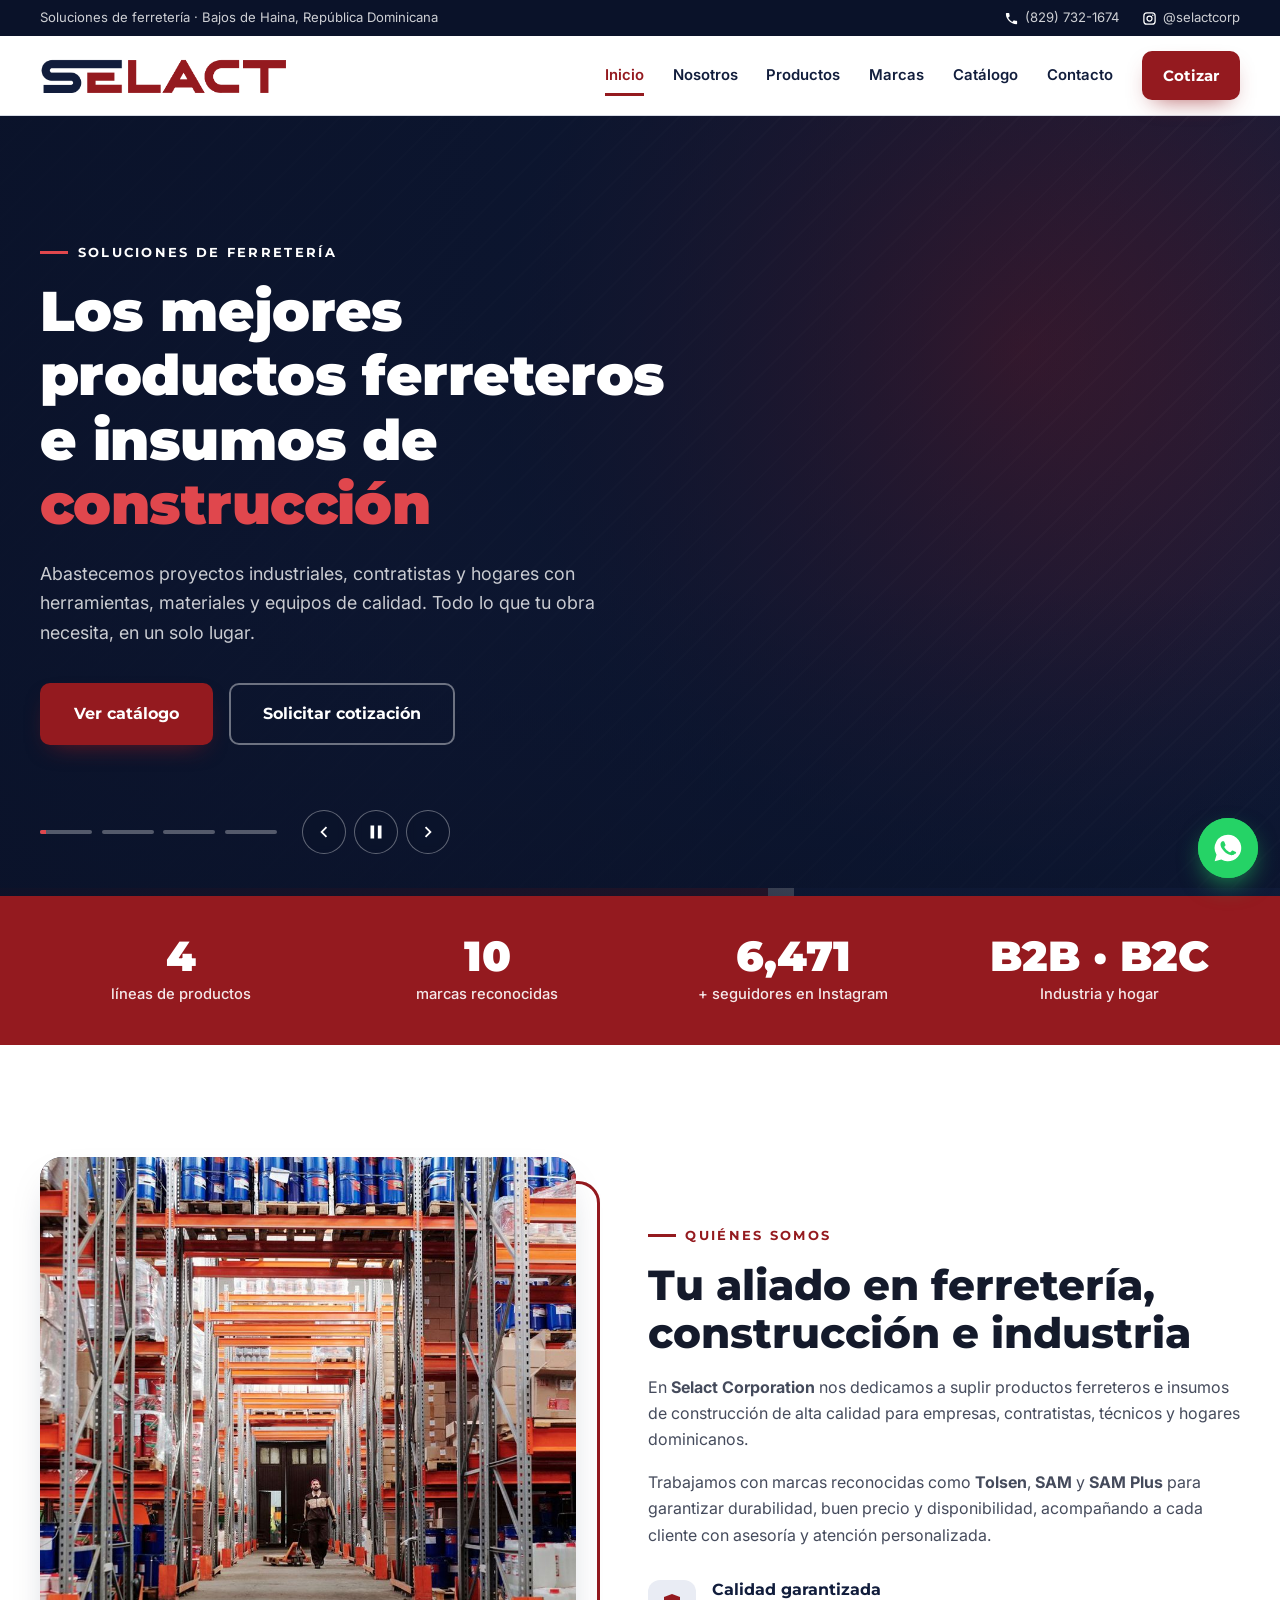
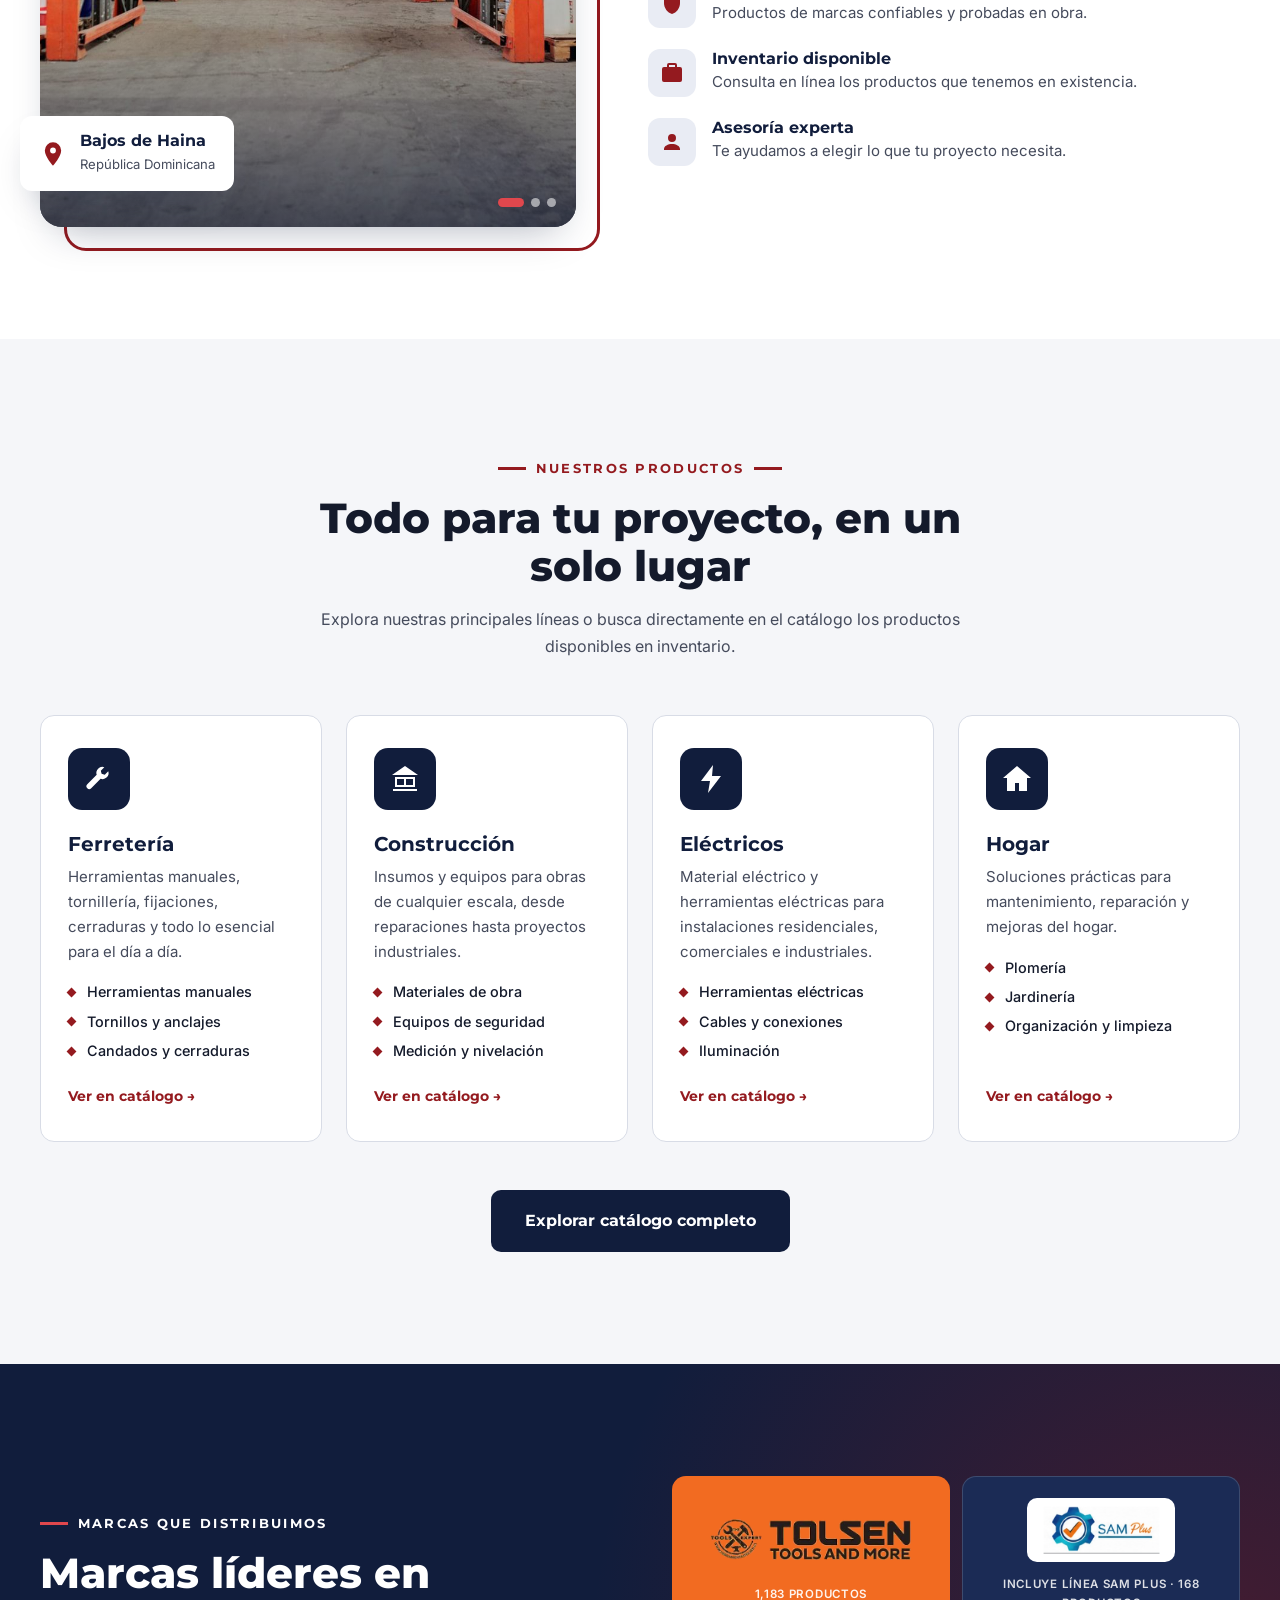
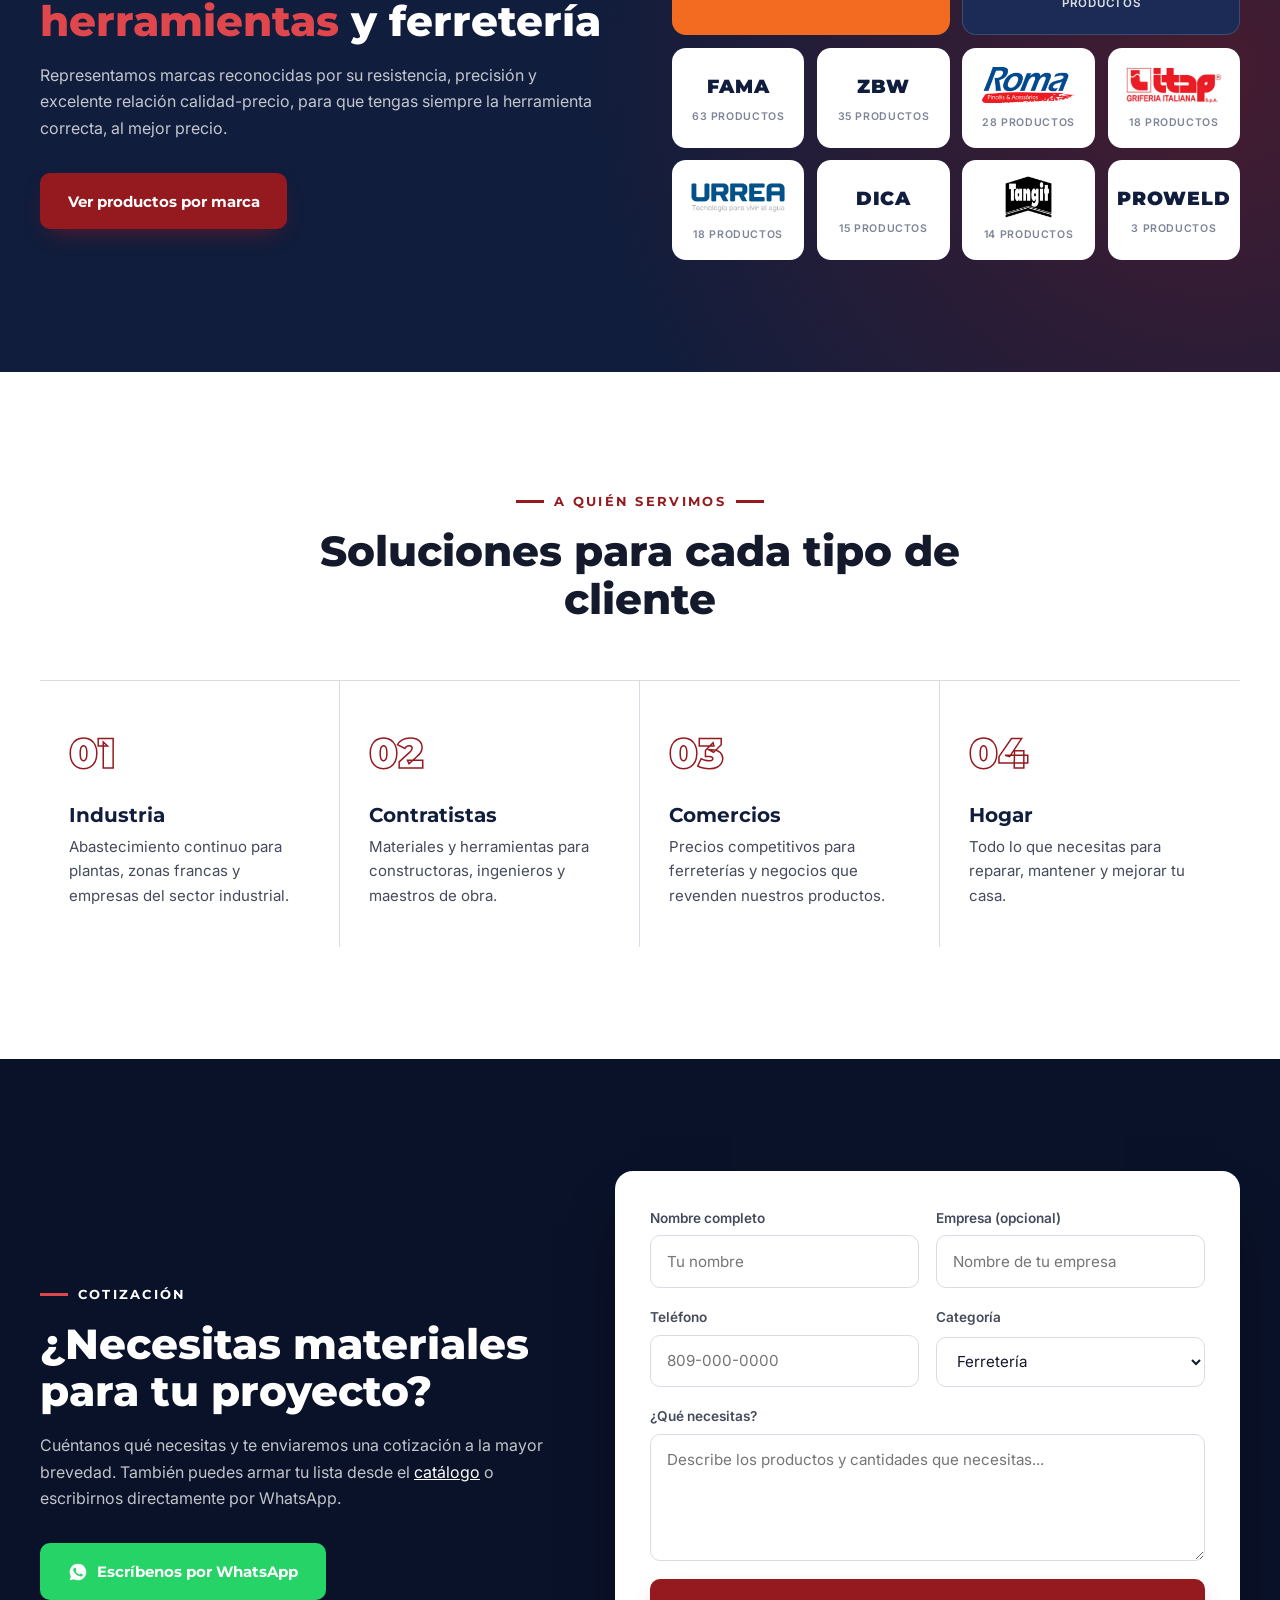
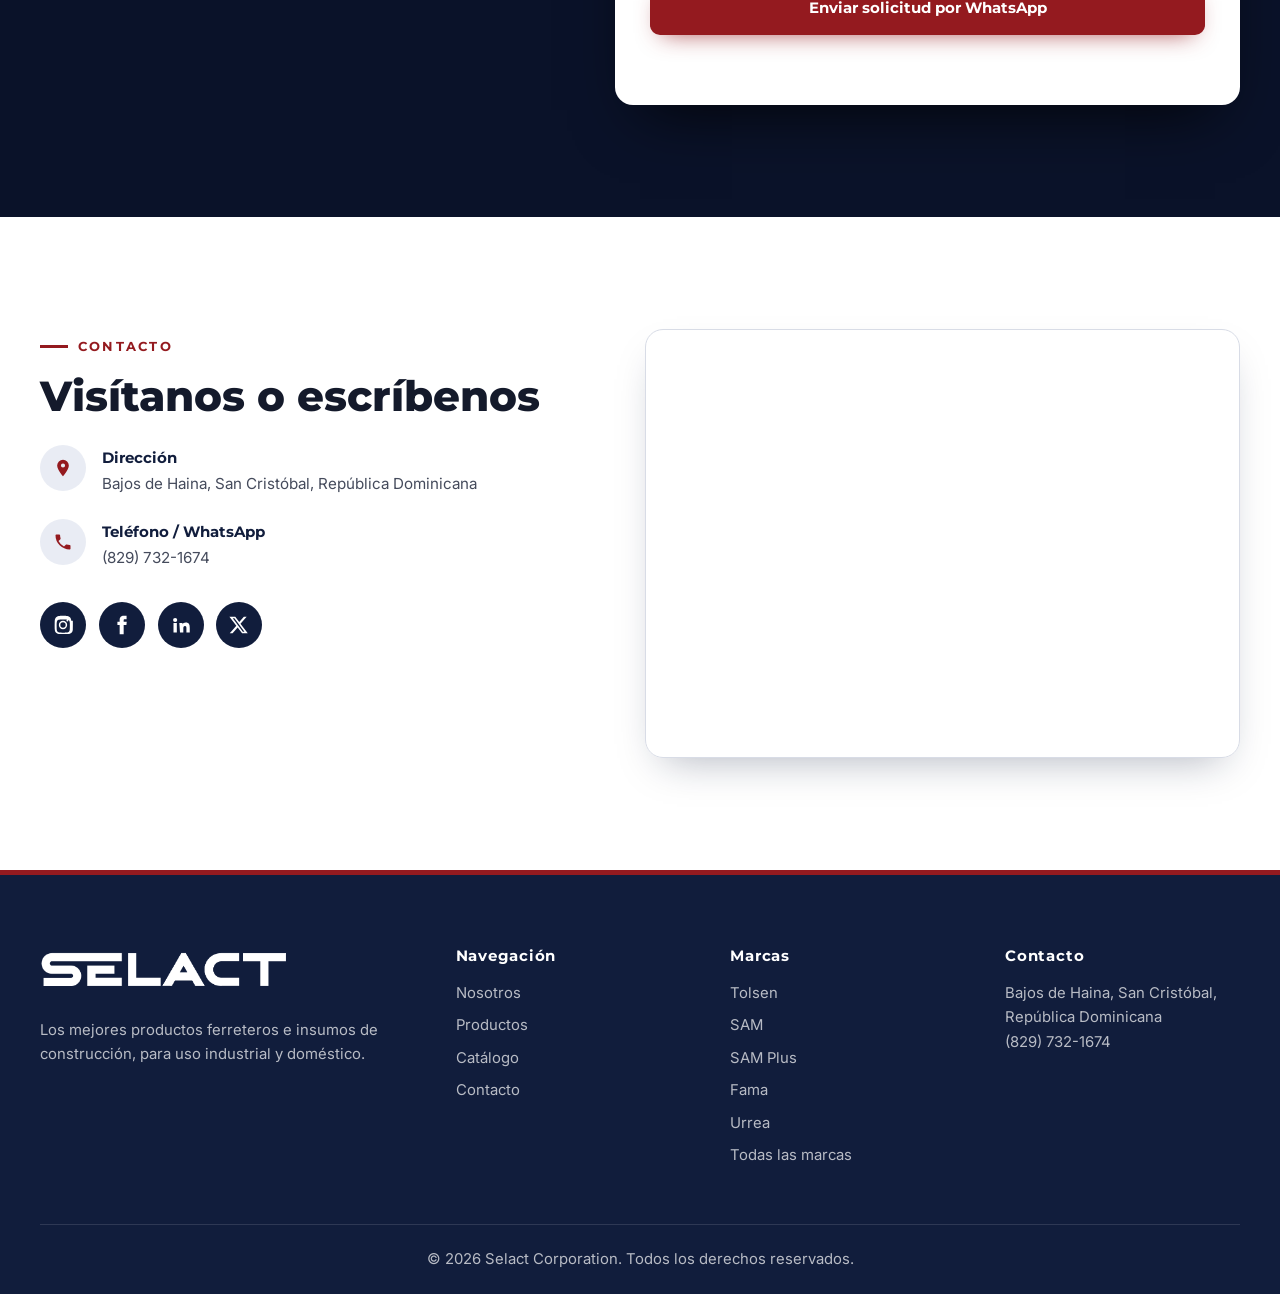
<file: index.html>
<!DOCTYPE html>
<html lang="es">
<head>
  <meta charset="UTF-8">
  <meta name="viewport" content="width=device-width, initial-scale=1.0">
  <title>Selact Corporation | Soluciones de Ferretería en República Dominicana</title>
  <meta name="description" content="Selact Corporation: los mejores productos ferreteros e insumos de construcción para uso industrial y doméstico. Distribuidores Tolsen, SAM y SAM Plus en Bajos de Haina, República Dominicana.">
  <meta name="theme-color" content="#111D3C">
  <link rel="icon" href="assets/img/logo-selact.png">
  <link rel="preconnect" href="https://fonts.googleapis.com">
  <link rel="preconnect" href="https://fonts.gstatic.com" crossorigin>
  <link href="https://fonts.googleapis.com/css2?family=Montserrat:wght@500;600;700;800;900&family=Inter:wght@400;500;600&display=swap" rel="stylesheet">
  <link rel="stylesheet" href="css/styles.css">
</head>
<body>

  <!-- ============ TOPBAR ============ -->
  <div class="topbar">
    <div class="container topbar__inner">
      <span>Soluciones de ferretería · Bajos de Haina, República Dominicana</span>
      <div class="topbar__right">
        <a href="#" class="js-whatsapp" target="_blank" rel="noopener"><svg viewBox="0 0 24 24"><path d="M6.6 10.8a15 15 0 0 0 6.6 6.6l2.2-2.2c.3-.3.7-.4 1-.2 1.1.4 2.3.6 3.6.6.6 0 1 .4 1 1V20c0 .6-.4 1-1 1A17 17 0 0 1 3 4c0-.6.4-1 1-1h3.5c.6 0 1 .4 1 1 0 1.3.2 2.5.6 3.6.1.3 0 .7-.2 1z"/></svg><span class="js-phone-text">(829) 732-1674</span></a>
        <a href="https://www.instagram.com/selactcorp/" target="_blank" rel="noopener"><svg viewBox="0 0 24 24"><path fill-rule="evenodd" d="M7.8 2h8.4A5.8 5.8 0 0 1 22 7.8v8.4a5.8 5.8 0 0 1-5.8 5.8H7.8A5.8 5.8 0 0 1 2 16.2V7.8A5.8 5.8 0 0 1 7.8 2zm0 2A3.8 3.8 0 0 0 4 7.8v8.4A3.8 3.8 0 0 0 7.8 20h8.4a3.8 3.8 0 0 0 3.8-3.8V7.8A3.8 3.8 0 0 0 16.2 4zM12 7a5 5 0 1 1 0 10 5 5 0 0 1 0-10zm0 2a3 3 0 1 0 0 6 3 3 0 0 0 0-6zm5.3-3.5a1.2 1.2 0 1 1 0 2.4 1.2 1.2 0 0 1 0-2.4z"/></svg>@selactcorp</a>
      </div>
    </div>
  </div>

  <!-- ============ HEADER ============ -->
  <header class="header" id="header">
    <div class="container header__inner">
      <a href="#inicio" class="logo" aria-label="Selact Corporation - Inicio">
        <img src="assets/img/logo-selact.png" alt="Selact Corporation" width="801" height="142">
      </a>

      <nav class="nav" id="nav">
        <a href="#inicio" class="nav__link">Inicio</a>
        <a href="#nosotros" class="nav__link">Nosotros</a>
        <a href="#productos" class="nav__link">Productos</a>
        <a href="#marcas" class="nav__link">Marcas</a>
        <a href="catalogo.html" class="nav__link">Catálogo</a>
        <a href="#contacto" class="nav__link">Contacto</a>
        <a href="#cotizar" class="btn btn--red nav__cta">Cotizar</a>
      </nav>

      <button class="nav-toggle" id="navToggle" aria-label="Abrir menú" aria-expanded="false">
        <span></span><span></span><span></span>
      </button>
    </div>
  </header>

  <main>
    <!-- ============ HERO ============ -->
    <!-- Carrusel principal. Los archivos van en assets/media (ver LEEME.txt).
         Si un archivo no existe, esa diapositiva usa el fondo azul de la marca. -->
    <section class="hero hero-slider" id="inicio" aria-roledescription="carrusel" aria-label="Presentación">
      <div class="hero__bg" aria-hidden="true"></div>

      <!-- 1. Video -->
      <div class="slide is-active" data-duration="15000" role="group" aria-roledescription="diapositiva" aria-label="1 de 4">
        <video class="slide__media" muted playsinline preload="auto" poster="assets/media/hero-video-poster.jpg">
          <source src="assets/media/hero-video.mp4" type="video/mp4">
        </video>
        <div class="container slide__inner">
          <div class="slide__content">
            <span class="eyebrow">Soluciones de ferretería</span>
            <h1>Los mejores productos ferreteros e insumos de <span class="accent">construcción</span></h1>
            <p class="hero__lead">Abastecemos proyectos industriales, contratistas y hogares con herramientas, materiales y equipos de calidad. Todo lo que tu obra necesita, en un solo lugar.</p>
            <div class="hero__actions">
              <a href="catalogo.html" class="btn btn--red btn--lg">Ver catálogo</a>
              <a href="#cotizar" class="btn btn--outline btn--lg">Solicitar cotización</a>
            </div>
          </div>
        </div>
      </div>

      <!-- 2. Tolsen -->
      <div class="slide" role="group" aria-roledescription="diapositiva" aria-label="2 de 4">
        <img class="slide__media" src="assets/media/hero-2.jpg" alt="" loading="lazy" style="object-position: 58% center"><!-- Imagen: tolsentools.com -->
        <div class="container slide__inner">
          <div class="slide__content">
            <span class="eyebrow">Distribuidores Tolsen</span>
            <h2 class="slide__title">Más de 1,000 herramientas <span class="accent accent--tolsen">Tolsen</span> en existencia</h2>
            <p class="hero__lead">Herramientas manuales, eléctricas y accesorios con la calidad y garantía de una marca profesional.</p>
            <div class="hero__actions">
              <a href="catalogo.html?marca=TOLSEN" class="btn btn--tolsen btn--lg">Ver productos Tolsen</a>
            </div>
          </div>
        </div>
      </div>

      <!-- 3. Catálogo -->
      <div class="slide" role="group" aria-roledescription="diapositiva" aria-label="3 de 4">
        <img class="slide__media" src="assets/media/hero-3.jpg" alt="" loading="lazy">
        <div class="container slide__inner">
          <div class="slide__content">
            <span class="eyebrow">Catálogo en línea</span>
            <h2 class="slide__title">Consulta lo que tenemos <span class="accent">disponible hoy</span></h2>
            <p class="hero__lead">Ferretería, plomería, eléctricos, cerrajería y hogar. Busca por nombre o código y arma tu lista de cotización.</p>
            <div class="hero__actions">
              <a href="catalogo.html" class="btn btn--red btn--lg">Explorar catálogo</a>
            </div>
          </div>
        </div>
      </div>

      <!-- 4. Cotización -->
      <div class="slide" role="group" aria-roledescription="diapositiva" aria-label="4 de 4">
        <img class="slide__media" src="assets/media/hero-4.jpg" alt="" loading="lazy">
        <div class="container slide__inner">
          <div class="slide__content">
            <span class="eyebrow">Atención personalizada</span>
            <h2 class="slide__title">Cotiza rápido por <span class="accent">WhatsApp</span></h2>
            <p class="hero__lead">Para industrias, contratistas, ferreterías y hogares. Te respondemos con precios y disponibilidad.</p>
            <div class="hero__actions">
              <a href="#cotizar" class="btn btn--red btn--lg">Solicitar cotización</a>
              <a href="#" class="btn btn--outline btn--lg js-whatsapp" target="_blank" rel="noopener">Escribir por WhatsApp</a>
            </div>
          </div>
        </div>
      </div>

      <div class="container hero-slider__controls">
        <div class="hero-slider__dots" role="tablist" aria-label="Elegir diapositiva"></div>
        <div class="hero-slider__arrows">
          <button type="button" class="hero-slider__btn" data-dir="-1" aria-label="Anterior"><svg viewBox="0 0 24 24"><path d="M15.4 7.4 14 6l-6 6 6 6 1.4-1.4L10.8 12z"/></svg></button>
          <button type="button" class="hero-slider__btn hero-slider__pause" aria-label="Pausar"><svg viewBox="0 0 24 24"><path class="i-pause" d="M6 5h4v14H6zm8 0h4v14h-4z"/><path class="i-play" d="M8 5v14l11-7z"/></svg></button>
          <button type="button" class="hero-slider__btn" data-dir="1" aria-label="Siguiente"><svg viewBox="0 0 24 24"><path d="M8.6 16.6 10 18l6-6-6-6-1.4 1.4 4.6 4.6z"/></svg></button>
        </div>
      </div>
    </section>

    <!-- ============ STATS ============ -->
    <section class="stats">
      <div class="container stats__grid">
        <div class="stat reveal"><strong data-catalog-total>4</strong><span data-catalog-label>líneas de productos</span></div>
        <div class="stat reveal"><strong data-count="10" data-brand-total>10</strong><span>marcas reconocidas</span></div>
        <div class="stat reveal"><strong data-count="6600">0</strong><span>+ seguidores en Instagram</span></div>
        <div class="stat reveal"><strong>B2B · B2C</strong><span>Industria y hogar</span></div>
      </div>
    </section>

    <!-- ============ NOSOTROS ============ -->
    <section class="section about" id="nosotros">
      <div class="container about__grid">
        <div class="about__media reveal">
          <div class="photo photo--slides" id="aboutSlides">
            <img class="is-active" src="assets/img/fotos/nosotros-almacen.jpg" alt="Almacén con inventario de productos ferreteros">
            <img src="assets/img/fotos/nosotros-obra.jpg" alt="Trabajador de la construcción usando un taladro" loading="lazy">
            <img src="assets/img/fotos/nosotros-taller.jpg" alt="Panel de herramientas organizadas en un taller" loading="lazy">
            <div class="photo__fallback"><div><img src="assets/img/logo-selact.png" alt="">Fotos: assets/img/fotos/</div></div>
            <div class="about__dots" aria-label="Cambiar foto"></div>
          </div>
          <div class="about__tag">
            <svg viewBox="0 0 24 24"><path d="M12 2a7 7 0 0 0-7 7c0 5.3 7 13 7 13s7-7.7 7-13a7 7 0 0 0-7-7zm0 9.5a2.5 2.5 0 1 1 0-5 2.5 2.5 0 0 1 0 5z"/></svg>
            <div><strong>Bajos de Haina</strong><span>República Dominicana</span></div>
          </div>
        </div>
        <div class="about__content reveal">
          <span class="eyebrow">Quiénes somos</span>
          <h2>Tu aliado en ferretería, construcción e industria</h2>
          <p>En <strong>Selact Corporation</strong> nos dedicamos a suplir productos ferreteros e insumos de construcción de alta calidad para empresas, contratistas, técnicos y hogares dominicanos.</p>
          <p>Trabajamos con marcas reconocidas como <strong>Tolsen</strong>, <strong>SAM</strong> y <strong>SAM Plus</strong> para garantizar durabilidad, buen precio y disponibilidad, acompañando a cada cliente con asesoría y atención personalizada.</p>
          <div class="values">
            <div class="value">
              <span class="value__icon"><svg viewBox="0 0 24 24"><path d="M12 2 4 5v6c0 5 3.4 9.7 8 11 4.6-1.3 8-6 8-11V5z"/></svg></span>
              <div><h4>Calidad garantizada</h4><p>Productos de marcas confiables y probadas en obra.</p></div>
            </div>
            <div class="value">
              <span class="value__icon"><svg viewBox="0 0 24 24"><path d="M20 6h-3V4a2 2 0 0 0-2-2H9a2 2 0 0 0-2 2v2H4a2 2 0 0 0-2 2v11a2 2 0 0 0 2 2h16a2 2 0 0 0 2-2V8a2 2 0 0 0-2-2zM9 4h6v2H9z"/></svg></span>
              <div><h4>Inventario disponible</h4><p>Consulta en línea los productos que tenemos en existencia.</p></div>
            </div>
            <div class="value">
              <span class="value__icon"><svg viewBox="0 0 24 24"><path d="M12 12a4 4 0 1 0 0-8 4 4 0 0 0 0 8zm0 2c-4 0-8 2-8 5v1h16v-1c0-3-4-5-8-5z"/></svg></span>
              <div><h4>Asesoría experta</h4><p>Te ayudamos a elegir lo que tu proyecto necesita.</p></div>
            </div>
          </div>
        </div>
      </div>
    </section>

    <!-- ============ PRODUCTOS ============ -->
    <section class="section products" id="productos">
      <div class="container">
        <div class="section__head reveal">
          <span class="eyebrow">Nuestros productos</span>
          <h2>Todo para tu proyecto, en un solo lugar</h2>
          <p>Explora nuestras principales líneas o busca directamente en el catálogo los productos disponibles en inventario.</p>
        </div>

        <div class="cards">
          <article class="card reveal">
            <div class="card__icon"><svg viewBox="0 0 64 64"><path d="M42.6 8.4a12 12 0 0 0-15.2 15.3L8.6 42.5a5.5 5.5 0 0 0 7.8 7.8l18.8-18.8a12 12 0 0 0 15.3-15.2l-7 7-6.3-1.6-1.6-6.3z"/></svg></div>
            <h3>Ferretería</h3>
            <p>Herramientas manuales, tornillería, fijaciones, cerraduras y todo lo esencial para el día a día.</p>
            <ul><li>Herramientas manuales</li><li>Tornillos y anclajes</li><li>Candados y cerraduras</li></ul>
            <a href="catalogo.html" class="card__link">Ver en catálogo →</a>
          </article>

          <article class="card reveal">
            <div class="card__icon"><svg viewBox="0 0 64 64"><path d="M8 52h48v4H8zM12 28h40v20H12zm4 4v12h14V32zm18 0v12h14V32zM32 6 6 24h52z"/></svg></div>
            <h3>Construcción</h3>
            <p>Insumos y equipos para obras de cualquier escala, desde reparaciones hasta proyectos industriales.</p>
            <ul><li>Materiales de obra</li><li>Equipos de seguridad</li><li>Medición y nivelación</li></ul>
            <a href="catalogo.html" class="card__link">Ver en catálogo →</a>
          </article>

          <article class="card reveal">
            <div class="card__icon"><svg viewBox="0 0 64 64"><path d="M36 4 12 36h18l-4 24 26-34H34z"/></svg></div>
            <h3>Eléctricos</h3>
            <p>Material eléctrico y herramientas eléctricas para instalaciones residenciales, comerciales e industriales.</p>
            <ul><li>Herramientas eléctricas</li><li>Cables y conexiones</li><li>Iluminación</li></ul>
            <a href="catalogo.html" class="card__link">Ver en catálogo →</a>
          </article>

          <article class="card reveal">
            <div class="card__icon"><svg viewBox="0 0 64 64"><path d="M32 6 4 30h8v26h16V40h8v16h16V30h8z"/></svg></div>
            <h3>Hogar</h3>
            <p>Soluciones prácticas para mantenimiento, reparación y mejoras del hogar.</p>
            <ul><li>Plomería</li><li>Jardinería</li><li>Organización y limpieza</li></ul>
            <a href="catalogo.html" class="card__link">Ver en catálogo →</a>
          </article>
        </div>

        <div class="products__cta reveal">
          <a href="catalogo.html" class="btn btn--navy btn--lg">Explorar catálogo completo</a>
        </div>
      </div>
    </section>

    <!-- ============ MARCAS ============ -->
    <section class="section brands" id="marcas">
      <div class="container brands__inner">
        <div class="brands__content reveal">
          <span class="eyebrow">Marcas que distribuimos</span>
          <h2>Marcas líderes en <span class="accent">herramientas</span> y ferretería</h2>
          <p>Representamos marcas reconocidas por su resistencia, precisión y excelente relación calidad-precio, para que tengas siempre la herramienta correcta, al mejor precio.</p>
          <a href="catalogo.html" class="btn btn--red">Ver productos por marca</a>
        </div>
        <!-- Se actualiza solo desde NAV (js/main.js). Esta lista es el respaldo si el servicio no responde. -->
        <div class="brands__logos reveal" id="brandsGrid">
          <a href="catalogo.html?marca=TOLSEN" class="brand brand--wide brand--tolsen"><span class="brand__logo"><img src="assets/img/marcas/tolsen.png" alt="TOLSEN"></span><span>1,183 productos</span></a>
          <a href="catalogo.html?marca=SAM" class="brand brand--wide brand--alt"><span class="brand__logo brand__logo--plate"><img src="assets/img/marcas/sam.png" alt="SAM"></span><span>Incluye línea SAM Plus · 168 productos</span></a>
          <a href="catalogo.html?marca=FAMA" class="brand"><strong>FAMA</strong><span>63 productos</span></a>
          <a href="catalogo.html?marca=ZBW" class="brand"><strong>ZBW</strong><span>35 productos</span></a>
          <a href="catalogo.html?marca=ROMA" class="brand"><span class="brand__logo"><img src="assets/img/marcas/roma.png" alt="ROMA"></span><span>28 productos</span></a>
          <a href="catalogo.html?marca=ITAP" class="brand"><span class="brand__logo"><img src="assets/img/marcas/itap.png" alt="ITAP"></span><span>18 productos</span></a>
          <a href="catalogo.html?marca=URREA" class="brand"><span class="brand__logo"><img src="assets/img/marcas/urrea.png" alt="URREA"></span><span>18 productos</span></a>
          <a href="catalogo.html?marca=DICA" class="brand"><strong>DICA</strong><span>15 productos</span></a>
          <a href="catalogo.html?marca=TANGIT" class="brand"><span class="brand__logo"><img src="assets/img/marcas/tangit.png" alt="TANGIT"></span><span>14 productos</span></a>
          <a href="catalogo.html?marca=PROWELD" class="brand"><strong>PROWELD</strong><span>3 productos</span></a>
        </div>
      </div>
    </section>

    <!-- ============ CLIENTES ============ -->
    <section class="section clients" id="clientes">
      <div class="container">
        <div class="section__head reveal">
          <span class="eyebrow">A quién servimos</span>
          <h2>Soluciones para cada tipo de cliente</h2>
        </div>
        <div class="clients__grid">
          <div class="client reveal"><span class="client__num">01</span><h3>Industria</h3><p>Abastecimiento continuo para plantas, zonas francas y empresas del sector industrial.</p></div>
          <div class="client reveal"><span class="client__num">02</span><h3>Contratistas</h3><p>Materiales y herramientas para constructoras, ingenieros y maestros de obra.</p></div>
          <div class="client reveal"><span class="client__num">03</span><h3>Comercios</h3><p>Precios competitivos para ferreterías y negocios que revenden nuestros productos.</p></div>
          <div class="client reveal"><span class="client__num">04</span><h3>Hogar</h3><p>Todo lo que necesitas para reparar, mantener y mejorar tu casa.</p></div>
        </div>
      </div>
    </section>

    <!-- ============ COTIZAR ============ -->
    <section class="section quote" id="cotizar">
      <div class="container quote__inner">
        <div class="quote__info reveal">
          <span class="eyebrow">Cotización</span>
          <h2>¿Necesitas materiales para tu proyecto?</h2>
          <p>Cuéntanos qué necesitas y te enviaremos una cotización a la mayor brevedad. También puedes armar tu lista desde el <a href="catalogo.html" style="color:#fff;text-decoration:underline">catálogo</a> o escribirnos directamente por WhatsApp.</p>
          <a href="#" class="btn btn--whatsapp js-whatsapp" target="_blank" rel="noopener">
            <svg viewBox="0 0 24 24"><path d="M12 2a10 10 0 0 0-8.6 15.1L2 22l5-1.3A10 10 0 1 0 12 2zm5.3 14.1c-.2.6-1.3 1.2-1.8 1.2-.5.1-1 .2-3.3-.7-2.8-1.1-4.6-4-4.7-4.2-.1-.2-1.1-1.5-1.1-2.9s.7-2 1-2.3c.2-.3.5-.3.7-.3h.5c.2 0 .4 0 .6.5l.9 2.1c.1.2.1.3 0 .5l-.3.5-.4.4c-.1.1-.3.3-.1.6.2.3.8 1.3 1.7 2.1 1.2 1 2.1 1.3 2.4 1.5.3.1.5.1.6-.1l.9-1c.2-.3.4-.2.6-.1l2 1c.3.1.5.2.5.3.1.1.1.6-.1 1.2z"/></svg>
            Escríbenos por WhatsApp
          </a>
        </div>

        <form class="form reveal" id="quoteForm" novalidate>
          <div class="form__row">
            <label>Nombre completo<input type="text" name="nombre" required placeholder="Tu nombre"></label>
            <label>Empresa (opcional)<input type="text" name="empresa" placeholder="Nombre de tu empresa"></label>
          </div>
          <div class="form__row">
            <label>Teléfono<input type="tel" name="telefono" required placeholder="809-000-0000"></label>
            <label>Categoría
              <select name="categoria">
                <option>Ferretería</option><option>Construcción</option><option>Eléctricos</option><option>Hogar</option>
                <option>Productos Tolsen</option><option>Productos SAM / SAM Plus</option><option>Otro</option>
              </select>
            </label>
          </div>
          <label>¿Qué necesitas?<textarea name="mensaje" rows="4" required placeholder="Describe los productos y cantidades que necesitas..."></textarea></label>
          <button type="submit" class="btn btn--red btn--block">Enviar solicitud por WhatsApp</button>
          <p class="form__note" id="formNote" role="status"></p>
        </form>
      </div>
    </section>

    <!-- ============ CONTACTO ============ -->
    <section class="section contact" id="contacto">
      <div class="container contact__grid">
        <div class="contact__info reveal">
          <span class="eyebrow">Contacto</span>
          <h2>Visítanos o escríbenos</h2>
          <ul class="contact__list">
            <li>
              <span class="contact__icon"><svg viewBox="0 0 24 24"><path d="M12 2a7 7 0 0 0-7 7c0 5.3 7 13 7 13s7-7.7 7-13a7 7 0 0 0-7-7zm0 9.5a2.5 2.5 0 1 1 0-5 2.5 2.5 0 0 1 0 5z"/></svg></span>
              <div><strong>Dirección</strong><a href="https://maps.app.goo.gl/XKJsfz53vK6AMtji9" target="_blank" rel="noopener">Bajos de Haina, San Cristóbal, República Dominicana</a></div>
            </li>
            <li>
              <span class="contact__icon"><svg viewBox="0 0 24 24"><path d="M6.6 10.8a15 15 0 0 0 6.6 6.6l2.2-2.2c.3-.3.7-.4 1-.2 1.1.4 2.3.6 3.6.6.6 0 1 .4 1 1V20c0 .6-.4 1-1 1A17 17 0 0 1 3 4c0-.6.4-1 1-1h3.5c.6 0 1 .4 1 1 0 1.3.2 2.5.6 3.6.1.3 0 .7-.2 1z"/></svg></span>
              <div><strong>Teléfono / WhatsApp</strong><a href="#" class="js-phone"></a></div>
            </li>
            <li class="js-email-row">
              <span class="contact__icon"><svg viewBox="0 0 24 24"><path d="M20 4H4a2 2 0 0 0-2 2v12a2 2 0 0 0 2 2h16a2 2 0 0 0 2-2V6a2 2 0 0 0-2-2zm0 4-8 5-8-5V6l8 5 8-5z"/></svg></span>
              <div><strong>Correo</strong><a href="#" class="js-email"></a></div>
            </li>
            <li class="js-hours-row">
              <span class="contact__icon"><svg viewBox="0 0 24 24"><path d="M12 2a10 10 0 1 0 0 20 10 10 0 0 0 0-20zm.5 5v5.3l4.5 2.7-.8 1.2-5.2-3.2V7z"/></svg></span>
              <div><strong>Horario</strong><span class="js-hours"></span></div>
            </li>
          </ul>
          <div class="socials">
            <a href="https://www.instagram.com/selactcorp/" target="_blank" rel="noopener" aria-label="Instagram"><svg viewBox="0 0 24 24"><path d="M12 7a5 5 0 1 0 0 10 5 5 0 0 0 0-10zm0 8.2a3.2 3.2 0 1 1 0-6.4 3.2 3.2 0 0 1 0 6.4zM17.3 5.5a1.2 1.2 0 1 0 0 2.4 1.2 1.2 0 0 0 0-2.4zM21.9 7c-.1-1.6-.4-3-1.6-4.2S17.6 1.2 16 1.1C14.4 1 9.6 1 8 1.1 6.4 1.2 5 1.5 3.8 2.7S2.2 5.4 2.1 7C2 8.6 2 15.4 2.1 17c.1 1.6.4 3 1.6 4.2s2.7 1.5 4.3 1.6c1.6.1 8.4.1 10 0 1.6-.1 3-.4 4.2-1.6s1.5-2.6 1.6-4.2c.1-1.6.1-8.4 0-10zm-2.1 12a3.3 3.3 0 0 1-1.8 1.8c-1.3.5-4.3.4-5.7.4s-4.4.1-5.7-.4A3.3 3.3 0 0 1 4.8 19c-.5-1.3-.4-4.3-.4-5.7s-.1-4.4.4-5.7A3.3 3.3 0 0 1 6.6 5.8c1.3-.5 4.3-.4 5.7-.4s4.4-.1 5.7.4a3.3 3.3 0 0 1 1.8 1.8c.5 1.3.4 4.3.4 5.7s.1 4.4-.4 5.7z"/></svg></a>
            <a href="https://www.facebook.com/Selact-Corp-2378262102408310/" target="_blank" rel="noopener" aria-label="Facebook"><svg viewBox="0 0 24 24"><path d="M14 8V6c0-.9.6-1 1-1h2.5V1H14c-3.9 0-4.8 2.9-4.8 4.8V8H6.5v4h2.7v11H14V12h3.3l.4-4z"/></svg></a>
            <a href="https://www.linkedin.com/in/selact-corp-2ab63a184/" target="_blank" rel="noopener" aria-label="LinkedIn"><svg viewBox="0 0 24 24"><path d="M4.98 3.5a2.5 2.5 0 1 1 0 5 2.5 2.5 0 0 1 0-5zM3 9.5h4V21H3zm7 0h3.8v1.6h.1c.5-1 1.8-2 3.8-2 4 0 4.8 2.6 4.8 6.1V21h-4v-5.1c0-1.2 0-2.8-1.7-2.8s-2 1.3-2 2.7V21h-4z"/></svg></a>
            <a href="https://twitter.com/SelactCorp" target="_blank" rel="noopener" aria-label="X / Twitter"><svg viewBox="0 0 24 24"><path d="M17.8 2h3.4l-7.4 8.5L22.5 22h-6.8l-5.3-7-6.1 7H.9l7.9-9L.5 2h7l4.8 6.4zm-1.2 18h1.9L6.5 3.9H4.5z"/></svg></a>
          </div>
        </div>
        <div class="contact__map reveal">
          <iframe title="Ubicación de Selact Corporation en Bajos de Haina"
            src="https://www.google.com/maps/embed?pb=!1m18!1m12!1m3!1d3785.2379173892805!2d-70.0341796!3d18.4275037!2m3!1f0!2f0!3f0!3m2!1i1024!2i768!4f13.1!3m3!1m2!1s0x8ea561e0b52030a7%3A0xcd90537e07398b4f!2sSelact%20Corporation!5e0!3m2!1ses!2sdo!4v1795205048405!5m2!1ses!2sdo"
            loading="lazy" referrerpolicy="strict-origin-when-cross-origin" allowfullscreen></iframe>
        </div>
      </div>
    </section>
  </main>

  <!-- ============ FOOTER ============ -->
  <footer class="footer">
    <div class="container footer__grid">
      <div>
        <a href="#inicio" class="logo logo--light"><img src="assets/img/logo-selact.png" alt="Selact Corporation" width="801" height="142"></a>
        <p>Los mejores productos ferreteros e insumos de construcción, para uso industrial y doméstico.</p>
      </div>
      <div>
        <h4>Navegación</h4>
        <a href="#nosotros">Nosotros</a><a href="#productos">Productos</a><a href="catalogo.html">Catálogo</a><a href="#contacto">Contacto</a>
      </div>
      <div>
        <h4>Marcas</h4>
        <a href="catalogo.html?marca=TOLSEN">Tolsen</a><a href="catalogo.html?marca=SAM">SAM</a><a href="catalogo.html?buscar=SAM%20PLUS">SAM Plus</a><a href="catalogo.html?marca=FAMA">Fama</a><a href="catalogo.html?marca=URREA">Urrea</a><a href="index.html#marcas">Todas las marcas</a>
      </div>
      <div>
        <h4>Contacto</h4>
        <p>Bajos de Haina, San Cristóbal,<br>República Dominicana</p>
        <a href="#" class="js-whatsapp" target="_blank" rel="noopener"><span class="js-phone-text">(829) 732-1674</span></a>
      </div>
    </div>
    <div class="container footer__bottom">
      <p>© <span id="year"></span> Selact Corporation. Todos los derechos reservados.</p>
    </div>
  </footer>

  <a href="#" class="wa-float js-whatsapp" target="_blank" rel="noopener" aria-label="Escríbenos por WhatsApp">
    <svg viewBox="0 0 24 24"><path d="M12 2a10 10 0 0 0-8.6 15.1L2 22l5-1.3A10 10 0 1 0 12 2zm5.3 14.1c-.2.6-1.3 1.2-1.8 1.2-.5.1-1 .2-3.3-.7-2.8-1.1-4.6-4-4.7-4.2-.1-.2-1.1-1.5-1.1-2.9s.7-2 1-2.3c.2-.3.5-.3.7-.3h.5c.2 0 .4 0 .6.5l.9 2.1c.1.2.1.3 0 .5l-.3.5-.4.4c-.1.1-.3.3-.1.6.2.3.8 1.3 1.7 2.1 1.2 1 2.1 1.3 2.4 1.5.3.1.5.1.6-.1l.9-1c.2-.3.4-.2.6-.1l2 1c.3.1.5.2.5.3.1.1.1.6-.1 1.2z"/></svg>
  </a>

  <script src="js/config.js"></script>
  <script src="js/main.js"></script>
</body>
</html>
</file>
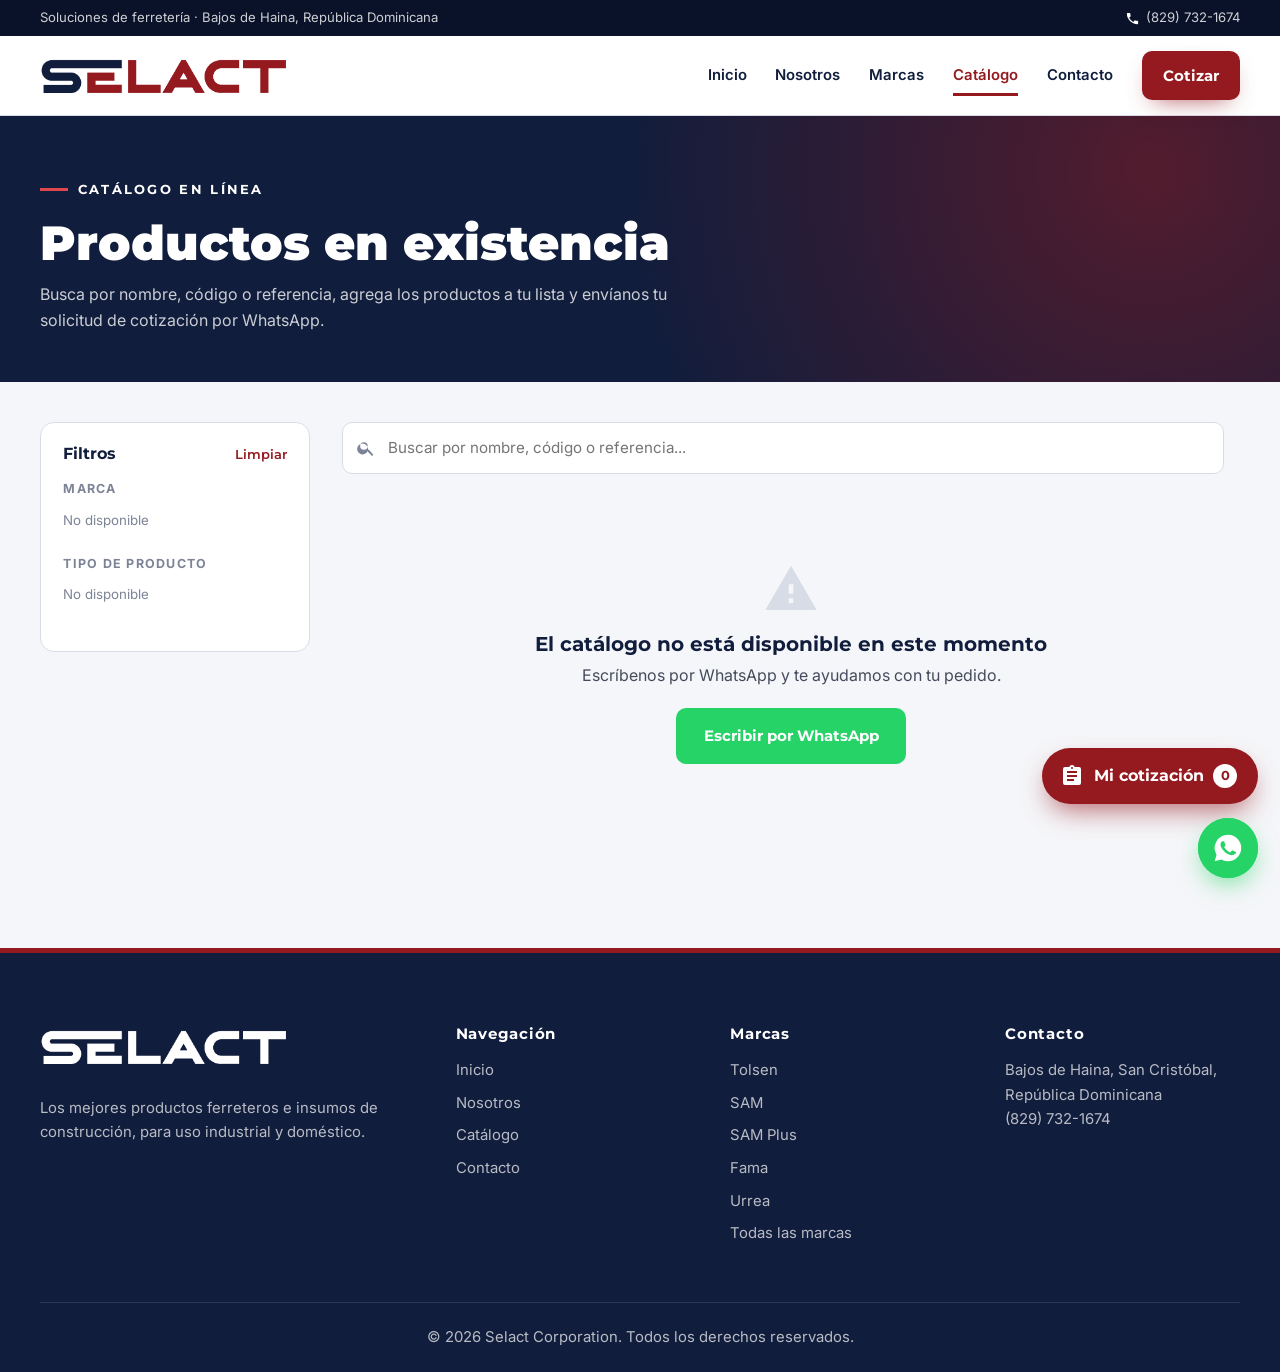
<file: catalogo.html>
<!DOCTYPE html>
<html lang="es">
<head>
  <meta charset="UTF-8">
  <meta name="viewport" content="width=device-width, initial-scale=1.0">
  <title>Catálogo de Productos | Selact Corporation</title>
  <meta name="description" content="Consulta el catálogo de productos en existencia de Selact Corporation: ferretería, construcción, eléctricos y hogar. Marcas Tolsen, SAM y SAM Plus.">
  <meta name="theme-color" content="#111D3C">
  <link rel="icon" href="assets/img/logo-selact.png">
  <link rel="preconnect" href="https://fonts.googleapis.com">
  <link rel="preconnect" href="https://fonts.gstatic.com" crossorigin>
  <link href="https://fonts.googleapis.com/css2?family=Montserrat:wght@500;600;700;800;900&family=Inter:wght@400;500;600&display=swap" rel="stylesheet">
  <link rel="stylesheet" href="css/styles.css">
</head>
<body>

  <div class="topbar">
    <div class="container topbar__inner">
      <span>Soluciones de ferretería · Bajos de Haina, República Dominicana</span>
      <div class="topbar__right">
        <a href="#" class="js-whatsapp" target="_blank" rel="noopener"><svg viewBox="0 0 24 24"><path d="M6.6 10.8a15 15 0 0 0 6.6 6.6l2.2-2.2c.3-.3.7-.4 1-.2 1.1.4 2.3.6 3.6.6.6 0 1 .4 1 1V20c0 .6-.4 1-1 1A17 17 0 0 1 3 4c0-.6.4-1 1-1h3.5c.6 0 1 .4 1 1 0 1.3.2 2.5.6 3.6.1.3 0 .7-.2 1z"/></svg><span class="js-phone-text">(829) 732-1674</span></a>
      </div>
    </div>
  </div>

  <header class="header" id="header">
    <div class="container header__inner">
      <a href="index.html" class="logo" aria-label="Selact Corporation - Inicio">
        <img src="assets/img/logo-selact.png" alt="Selact Corporation" width="801" height="142">
      </a>
      <nav class="nav" id="nav">
        <a href="index.html" class="nav__link">Inicio</a>
        <a href="index.html#nosotros" class="nav__link">Nosotros</a>
        <a href="index.html#marcas" class="nav__link">Marcas</a>
        <a href="catalogo.html" class="nav__link is-active">Catálogo</a>
        <a href="index.html#contacto" class="nav__link">Contacto</a>
        <a href="index.html#cotizar" class="btn btn--red nav__cta">Cotizar</a>
      </nav>
      <button class="nav-toggle" id="navToggle" aria-label="Abrir menú" aria-expanded="false">
        <span></span><span></span><span></span>
      </button>
    </div>
  </header>

  <div class="demo-banner" id="demoBanner" hidden>
    <strong>Modo demostración:</strong> se muestran productos de ejemplo. Configura <code>apiUrl</code> en <code>js/config.js</code> para conectar con Dynamics NAV.
  </div>

  <section class="page-hero">
    <div class="container">
      <span class="eyebrow">Catálogo en línea</span>
      <h1>Productos en existencia</h1>
      <p>Busca por nombre, código o referencia, agrega los productos a tu lista y envíanos tu solicitud de cotización por WhatsApp.</p>
    </div>
  </section>

  <main class="catalog">
    <div class="container catalog__layout">

      <aside class="filters" id="filters" aria-label="Filtros">
        <h3>Filtros <button class="filters__clear" id="clearFilters" type="button">Limpiar</button></h3>
        <div class="filters__group">
          <span>Marca</span>
          <div class="chips" id="brandChips"></div>
        </div>
        <div class="filters__group">
          <span>Tipo de producto</span>
          <div class="chips" id="categoryChips"></div>
        </div>
      </aside>

      <div>
        <div class="catalog__toolbar">
          <div class="search">
            <svg viewBox="0 0 24 24"><path d="M15.5 14h-.8l-.3-.3A6.5 6.5 0 1 0 14 15.5l.3.3v.8l5 5 1.5-1.5zm-6 0a4.5 4.5 0 1 1 0-9 4.5 4.5 0 0 1 0 9z"/></svg>
            <input type="search" class="field" id="searchInput" placeholder="Buscar por nombre, código o referencia..." autocomplete="off" aria-label="Buscar productos">
          </div>
          <button class="btn btn--ghost filters-toggle" id="filtersToggle" type="button">Filtros</button>
          <span class="catalog__count" id="resultCount" role="status"></span>
        </div>

        <div class="products-grid" id="productsGrid"></div>
        <nav class="pagination" id="pagination" aria-label="Paginación"></nav>
      </div>
    </div>
  </main>

  <footer class="footer">
    <div class="container footer__grid">
      <div>
        <a href="index.html" class="logo logo--light"><img src="assets/img/logo-selact.png" alt="Selact Corporation" width="801" height="142"></a>
        <p>Los mejores productos ferreteros e insumos de construcción, para uso industrial y doméstico.</p>
      </div>
      <div>
        <h4>Navegación</h4>
        <a href="index.html">Inicio</a><a href="index.html#nosotros">Nosotros</a><a href="catalogo.html">Catálogo</a><a href="index.html#contacto">Contacto</a>
      </div>
      <div>
        <h4>Marcas</h4>
        <a href="catalogo.html?marca=TOLSEN">Tolsen</a><a href="catalogo.html?marca=SAM">SAM</a><a href="catalogo.html?buscar=SAM%20PLUS">SAM Plus</a><a href="catalogo.html?marca=FAMA">Fama</a><a href="catalogo.html?marca=URREA">Urrea</a><a href="index.html#marcas">Todas las marcas</a>
      </div>
      <div>
        <h4>Contacto</h4>
        <p>Bajos de Haina, San Cristóbal,<br>República Dominicana</p>
        <a href="#" class="js-whatsapp" target="_blank" rel="noopener"><span class="js-phone-text">(829) 732-1674</span></a>
      </div>
    </div>
    <div class="container footer__bottom">
      <p>© <span id="year"></span> Selact Corporation. Todos los derechos reservados.</p>
    </div>
  </footer>

  <!-- Lista de cotización -->
  <button class="cart-btn" id="cartBtn" type="button" aria-label="Ver lista de cotización">
    <svg viewBox="0 0 24 24"><path d="M19 3h-4.2A3 3 0 0 0 12 1a3 3 0 0 0-2.8 2H5a2 2 0 0 0-2 2v14a2 2 0 0 0 2 2h14a2 2 0 0 0 2-2V5a2 2 0 0 0-2-2zm-7 0a1 1 0 1 1 0 2 1 1 0 0 1 0-2zm2 14H7v-2h7zm3-4H7v-2h10zm0-4H7V7h10z"/></svg>
    <span class="cart-btn__label">Mi cotización</span>
    <span class="cart-btn__count" id="cartCount">0</span>
  </button>

  <div class="drawer-overlay" id="drawerOverlay"></div>
  <aside class="drawer" id="drawer" aria-label="Lista de cotización" aria-hidden="true">
    <div class="drawer__head">
      <h3>Mi lista de cotización</h3>
      <button class="drawer__close" id="drawerClose" type="button" aria-label="Cerrar">&times;</button>
    </div>
    <div class="drawer__body" id="cartItems"></div>
    <div class="drawer__foot">
      <input type="text" class="field" id="cartName" placeholder="Tu nombre o empresa (opcional)">
      <button class="btn btn--whatsapp btn--block" id="cartSend" type="button">
        <svg viewBox="0 0 24 24"><path d="M12 2a10 10 0 0 0-8.6 15.1L2 22l5-1.3A10 10 0 1 0 12 2zm5.3 14.1c-.2.6-1.3 1.2-1.8 1.2-.5.1-1 .2-3.3-.7-2.8-1.1-4.6-4-4.7-4.2-.1-.2-1.1-1.5-1.1-2.9s.7-2 1-2.3c.2-.3.5-.3.7-.3h.5c.2 0 .4 0 .6.5l.9 2.1c.1.2.1.3 0 .5l-.3.5-.4.4c-.1.1-.3.3-.1.6.2.3.8 1.3 1.7 2.1 1.2 1 2.1 1.3 2.4 1.5.3.1.5.1.6-.1l.9-1c.2-.3.4-.2.6-.1l2 1c.3.1.5.2.5.3.1.1.1.6-.1 1.2z"/></svg>
        Enviar cotización por WhatsApp
      </button>
      <button class="btn btn--ghost btn--block btn--sm" id="cartClear" type="button">Vaciar lista</button>
    </div>
  </aside>

  <a href="#" class="wa-float js-whatsapp" target="_blank" rel="noopener" aria-label="Escríbenos por WhatsApp">
    <svg viewBox="0 0 24 24"><path d="M12 2a10 10 0 0 0-8.6 15.1L2 22l5-1.3A10 10 0 1 0 12 2zm5.3 14.1c-.2.6-1.3 1.2-1.8 1.2-.5.1-1 .2-3.3-.7-2.8-1.1-4.6-4-4.7-4.2-.1-.2-1.1-1.5-1.1-2.9s.7-2 1-2.3c.2-.3.5-.3.7-.3h.5c.2 0 .4 0 .6.5l.9 2.1c.1.2.1.3 0 .5l-.3.5-.4.4c-.1.1-.3.3-.1.6.2.3.8 1.3 1.7 2.1 1.2 1 2.1 1.3 2.4 1.5.3.1.5.1.6-.1l.9-1c.2-.3.4-.2.6-.1l2 1c.3.1.5.2.5.3.1.1.1.6-.1 1.2z"/></svg>
  </a>

  <script src="js/config.js"></script>
  <script src="js/main.js"></script>
  <script src="js/catalogo.js"></script>
</body>
</html>
</file>
<file: css/styles.css>
/* =========================================================
   SELACT CORPORATION — Estilos
   Paleta del logo: azul marino #111D3C + rojo #941A1F
   ========================================================= */
:root {
  --navy: #111d3c;
  --navy-2: #0a1229;
  --navy-3: #1b2b55;
  --navy-soft: #e9ecf4;
  --red: #941a1f;
  --red-2: #b3232a;
  --red-bright: #e0474d; /* rojo legible sobre fondo azul */
  --white: #ffffff;
  --gray-100: #f5f6f9;
  --gray-300: #d8dce6;
  --gray-500: #7d8497;
  --gray-700: #454b5c;
  --text: #141a2b;

  --radius: 14px;
  --shadow: 0 18px 40px -18px rgba(17, 29, 60, .35);
  --font-head: "Montserrat", system-ui, sans-serif;
  --font-body: "Inter", system-ui, sans-serif;
  --header-h: 80px;
}

*, *::before, *::after { box-sizing: border-box; margin: 0; padding: 0; }
html { scroll-behavior: smooth; scroll-padding-top: var(--header-h); }
body {
  font-family: var(--font-body); color: var(--text); background: var(--white);
  line-height: 1.65; -webkit-font-smoothing: antialiased; overflow-x: hidden;
}
img, svg { display: block; max-width: 100%; }
a { color: inherit; text-decoration: none; }
button { font: inherit; }
h1, h2, h3, h4 { font-family: var(--font-head); line-height: 1.15; color: inherit; }
h2 { font-size: clamp(1.8rem, 3.5vw, 2.6rem); font-weight: 800; margin-bottom: 1rem; }
h3 { font-size: 1.25rem; font-weight: 700; }

.container { width: min(1200px, 100% - 2.5rem); margin-inline: auto; }
.section { padding: clamp(4rem, 9vw, 7rem) 0; }
.accent { color: var(--red); }
.on-dark .accent, .hero .accent, .brands .accent { color: var(--red-bright); }

.eyebrow {
  display: inline-flex; align-items: center; gap: .6rem;
  font-family: var(--font-head); font-size: .8rem; font-weight: 700;
  letter-spacing: .18em; text-transform: uppercase; color: var(--red); margin-bottom: 1rem;
}
.eyebrow::before { content: ""; width: 28px; height: 3px; background: var(--red); }
.hero .eyebrow, .brands .eyebrow, .quote .eyebrow, .page-hero .eyebrow { color: #fff; }
.hero .eyebrow::before, .brands .eyebrow::before, .quote .eyebrow::before, .page-hero .eyebrow::before { background: var(--red-bright); }

.section__head { text-align: center; max-width: 680px; margin: 0 auto 3.5rem; }
.section__head .eyebrow::after { content: ""; width: 28px; height: 3px; background: var(--red); }
.section__head p { color: var(--gray-700); }

/* ---------- Botones ---------- */
.btn {
  display: inline-flex; align-items: center; justify-content: center; gap: .6rem;
  font-family: var(--font-head); font-weight: 700; font-size: .95rem;
  padding: .85rem 1.6rem; border-radius: 10px; border: 2px solid transparent;
  cursor: pointer; transition: transform .2s, box-shadow .2s, background .2s, color .2s, border-color .2s;
}
.btn svg { width: 20px; height: 20px; fill: currentColor; flex-shrink: 0; }
.btn--lg { padding: 1rem 2rem; font-size: 1rem; }
.btn--sm { padding: .55rem 1rem; font-size: .85rem; }
.btn--block { width: 100%; }
.btn--red { background: var(--red); color: var(--white); box-shadow: 0 10px 24px -12px rgba(148, 26, 31, .8); }
.btn--red:hover { background: var(--red-2); transform: translateY(-2px); }
.btn--navy { background: var(--navy); color: var(--white); }
.btn--navy:hover { background: var(--navy-3); transform: translateY(-2px); }
.btn--outline { border-color: rgba(255,255,255,.4); color: var(--white); }
.btn--outline:hover { border-color: var(--white); background: rgba(255,255,255,.08); }
.btn--ghost { border-color: var(--gray-300); color: var(--navy); background: var(--white); }
.btn--ghost:hover { border-color: var(--navy); }
.btn--whatsapp { background: #25d366; color: var(--white); }
.btn--whatsapp:hover { transform: translateY(-2px); background: #1ebe5b; }
.btn:disabled { opacity: .5; cursor: not-allowed; transform: none; }

/* ---------- Header ---------- */
.topbar { background: var(--navy-2); color: rgba(255,255,255,.8); font-size: .82rem; }
.topbar__inner { display: flex; justify-content: space-between; align-items: center; gap: 1rem; padding: .45rem 0; }
.topbar a { display: inline-flex; align-items: center; gap: .4rem; }
.topbar a:hover { color: #fff; }
.topbar svg { width: 15px; height: 15px; fill: #fff; transition: fill .2s; }
.topbar a:hover svg { fill: var(--red-bright); }
.topbar__right { display: flex; gap: 1.4rem; }

.header {
  position: sticky; top: 0; z-index: 100; height: var(--header-h); background: var(--white);
  border-bottom: 1px solid var(--gray-300); transition: box-shadow .3s;
}
.header.is-scrolled { box-shadow: 0 6px 24px -12px rgba(17,29,60,.35); }
.header__inner { height: 100%; display: flex; align-items: center; justify-content: space-between; gap: 2rem; }
.logo img { height: 44px; width: auto; }
.logo--light img { filter: brightness(0) invert(1); }

.nav { display: flex; align-items: center; gap: 1.8rem; }
.nav__link { color: var(--navy); font-weight: 600; font-size: .93rem; position: relative; }
.nav__link::after {
  content: ""; position: absolute; left: 0; bottom: -8px; height: 3px; width: 0;
  background: var(--red); transition: width .25s;
}
.nav__link:hover, .nav__link.is-active { color: var(--red); }
.nav__link:hover::after, .nav__link.is-active::after { width: 100%; }
.nav__cta { padding: .6rem 1.2rem; }

.nav-toggle { display: none; background: none; border: 0; cursor: pointer; width: 40px; height: 40px; position: relative; }
.nav-toggle span { position: absolute; left: 8px; right: 8px; height: 2px; background: var(--navy); transition: .3s; }
.nav-toggle span:nth-child(1) { top: 13px; }
.nav-toggle span:nth-child(2) { top: 19px; }
.nav-toggle span:nth-child(3) { top: 25px; }
.nav-toggle.is-open span:nth-child(1) { top: 19px; transform: rotate(45deg); }
.nav-toggle.is-open span:nth-child(2) { opacity: 0; }
.nav-toggle.is-open span:nth-child(3) { top: 19px; transform: rotate(-45deg); }

/* ---------- Hero ---------- */
.hero {
  position: relative; background: var(--navy); color: var(--white); overflow: hidden;
  padding: clamp(4rem, 8vw, 6.5rem) 0 clamp(5rem, 9vw, 7rem);
}
.hero__bg {
  position: absolute; inset: 0;
  background:
    radial-gradient(circle at 80% 30%, rgba(148,26,31,.45), transparent 45%),
    radial-gradient(circle at 0% 100%, rgba(27,43,85,.9), transparent 50%),
    repeating-linear-gradient(135deg, rgba(255,255,255,.03) 0 2px, transparent 2px 24px);
}
.hero__bg::after {
  content: ""; position: absolute; left: 0; right: 0; bottom: 0; height: 8px;
  background: linear-gradient(90deg, var(--red) 0 60%, var(--white) 60% 62%, var(--navy-3) 62%);
}
.hero__inner { position: relative; display: grid; grid-template-columns: 1.15fr .85fr; gap: 3rem; align-items: center; }
.hero h1 { font-size: clamp(2.2rem, 5vw, 3.8rem); font-weight: 900; margin-bottom: 1.4rem; letter-spacing: -.01em; }
.hero__lead { font-size: 1.12rem; color: rgba(255,255,255,.78); max-width: 560px; margin-bottom: 2.2rem; }
.hero__actions { display: flex; flex-wrap: wrap; gap: 1rem; margin-bottom: 2.5rem; }
.hero__badges { list-style: none; display: flex; flex-wrap: wrap; gap: .6rem 1.6rem; }
.hero__badges li { display: flex; align-items: center; gap: .45rem; font-size: .92rem; color: rgba(255,255,255,.85); }
.hero__badges svg { width: 18px; height: 18px; fill: var(--red-bright); }

/* ---------- Carrusel principal (video + fotos) ---------- */
.hero-slider {
  padding: 0; display: grid;
  min-height: clamp(560px, calc(100svh - var(--header-h) - 40px), 820px);
}
.hero-slider .hero__bg { z-index: 0; }
.hero-slider .hero__bg::after { z-index: 4; }
.slide {
  grid-area: 1 / 1; position: relative; display: flex; align-items: center;
  opacity: 0; visibility: hidden; transition: opacity 1s ease, visibility 0s linear 1s; z-index: 1;
}
.slide.is-active { opacity: 1; visibility: visible; transition: opacity 1s ease; z-index: 2; }
.slide__media {
  position: absolute; inset: 0; width: 100%; height: 100%; object-fit: cover;
  transform: scale(1.08); transition: transform 7s ease-out;
}
.slide.is-active .slide__media { transform: scale(1); }
.slide__media.is-missing { display: none; }
/* Velo azul para que el texto siempre se lea sobre cualquier foto o video */
.slide::before {
  content: ""; position: absolute; inset: 0; z-index: 1;
  background:
    linear-gradient(90deg, rgba(10,18,41,.92) 0%, rgba(10,18,41,.7) 45%, rgba(10,18,41,.2) 100%),
    linear-gradient(0deg, rgba(10,18,41,.6), transparent 40%);
}
.slide__content h1 { font-size: clamp(2.1rem, 4.6vw, 3.5rem); }
.slide__inner { position: relative; z-index: 2; padding-block: clamp(4rem, 8vw, 6rem) clamp(7rem, 10vw, 8rem); }
.slide__content { max-width: 640px; }
.slide__content > * { opacity: 0; transform: translateY(24px); }
.slide.is-active .slide__content > * { animation: slideIn .8s ease forwards; }
.slide.is-active .slide__content > :nth-child(2) { animation-delay: .12s; }
.slide.is-active .slide__content > :nth-child(3) { animation-delay: .24s; }
.slide.is-active .slide__content > :nth-child(4) { animation-delay: .36s; }
@keyframes slideIn { to { opacity: 1; transform: none; } }
.slide__title { font-size: clamp(2rem, 4.6vw, 3.5rem); font-weight: 900; margin-bottom: 1.4rem; letter-spacing: -.01em; color: #fff; }
.hero-slider .hero__actions { margin-bottom: 0; }
.accent--tolsen { color: #f68a4c !important; }
.btn--tolsen { background: #f26b21; color: #fff; }
.btn--tolsen:hover { background: #d9591a; }

.hero-slider__controls {
  position: absolute; left: 0; right: 0; bottom: clamp(1.6rem, 4vw, 2.6rem); z-index: 5;
  display: flex; align-items: center; justify-content: flex-start; gap: 1.6rem;
}
.hero-slider__dots { display: flex; gap: .6rem; }
.hero-slider__dot {
  position: relative; width: 52px; height: 4px; border: 0; padding: 0; cursor: pointer;
  background: rgba(255,255,255,.3); border-radius: 4px; overflow: hidden;
}
.hero-slider__dot::before { content: ""; position: absolute; inset: -10px 0; } /* área táctil */
.hero-slider__dot span { position: absolute; inset: 0; width: 0; background: var(--red-bright); }
.hero-slider__dot.is-done span { width: 100%; background: rgba(255,255,255,.85); }
.hero-slider__arrows { display: flex; gap: .5rem; }
.hero-slider__btn {
  width: 44px; height: 44px; border-radius: 50%; border: 1px solid rgba(255,255,255,.35);
  background: rgba(10,18,41,.35); backdrop-filter: blur(4px); cursor: pointer;
  display: grid; place-items: center; transition: background .2s, border-color .2s;
}
.hero-slider__btn:hover { background: var(--red); border-color: var(--red); }
.hero-slider__btn svg { width: 22px; height: 22px; fill: #fff; }
.hero-slider__pause .i-play { display: none; }
.hero-slider.is-paused .hero-slider__pause .i-play { display: inline; }
.hero-slider.is-paused .hero-slider__pause .i-pause { display: none; }

/* ---------- Stats ---------- */
.stats { background: var(--red); color: var(--white); padding: 2.4rem 0; }
.stats__grid { display: grid; grid-template-columns: repeat(4, 1fr); gap: 1.5rem; text-align: center; }
.stat strong { display: block; font-family: var(--font-head); font-size: clamp(1.9rem, 4vw, 2.6rem); font-weight: 900; line-height: 1.1; }
.stat span { font-weight: 500; font-size: .92rem; opacity: .9; }

/* ---------- Fotos (con respaldo si no existe el archivo) ---------- */
.photo {
  position: relative; overflow: hidden; background: var(--navy);
  background-image: repeating-linear-gradient(135deg, rgba(255,255,255,.04) 0 2px, transparent 2px 18px);
}
.photo img { width: 100%; height: 100%; object-fit: cover; transition: transform .6s; }
.photo.is-missing img { display: none; }
.photo__fallback {
  position: absolute; inset: 0; display: none; place-items: center; text-align: center; padding: 1rem;
  color: rgba(255,255,255,.55); font-size: .8rem;
}
.photo.is-missing .photo__fallback { display: grid; }
.photo__fallback img { display: block; width: 60%; max-width: 220px; height: auto; filter: brightness(0) invert(1); opacity: .9; margin: 0 auto .6rem; object-fit: contain; }

/* ---------- Nosotros ---------- */
.about__grid { display: grid; grid-template-columns: .95fr 1.05fr; gap: 4.5rem; align-items: center; }
.about__media { position: relative; }
.about__media .photo { aspect-ratio: 4 / 5; border-radius: 22px; box-shadow: var(--shadow); }
.about__media::before {
  content: ""; position: absolute; inset: 24px -24px -24px 24px; border: 3px solid var(--red); border-radius: 22px; z-index: -1;
}
/* Carrusel de fotos de Nosotros (fundido + acercamiento suave, como el inicio) */
.photo--slides > img {
  position: absolute; inset: 0; opacity: 0; transform: scale(1.08);
  transition: opacity 1.2s ease, transform 7s ease-out;
}
.photo--slides > img.is-active { opacity: 1; transform: scale(1); }
.photo--slides::after {
  content: ""; position: absolute; inset: auto 0 0 0; height: 30%; pointer-events: none;
  background: linear-gradient(to top, rgba(11,22,52,.55), transparent);
}
.about__dots { position: absolute; right: 20px; bottom: 20px; z-index: 2; display: flex; gap: 7px; }
.about__dots button {
  width: 9px; height: 9px; padding: 0; border: 0; border-radius: 999px; cursor: pointer;
  background: rgba(255,255,255,.55); transition: width .35s, background .35s;
}
.about__dots button:hover { background: #fff; }
.about__dots button.is-active { width: 26px; background: var(--red-bright); }
@media (prefers-reduced-motion: reduce) {
  .photo--slides > img { transition: opacity .3s; transform: none !important; }
}
.about__tag {
  position: absolute; left: -20px; bottom: 36px; background: var(--white); border-radius: 12px;
  padding: .9rem 1.2rem; display: flex; gap: .8rem; align-items: center; box-shadow: var(--shadow);
}
.about__tag svg { width: 28px; height: 28px; fill: var(--red); }
.about__tag strong { font-family: var(--font-head); display: block; color: var(--navy); line-height: 1.2; }
.about__tag span { font-size: .82rem; color: var(--gray-700); }
.about__content > p { color: var(--gray-700); margin-bottom: 1rem; }
.values { display: grid; gap: 1.3rem; margin-top: 2rem; }
.value { display: flex; gap: 1rem; align-items: flex-start; }
.value__icon { flex-shrink: 0; width: 48px; height: 48px; border-radius: 12px; display: grid; place-items: center; background: var(--navy-soft); }
.value__icon svg { width: 24px; height: 24px; fill: var(--red); }
.value h4 { font-size: 1.02rem; margin-bottom: .15rem; color: var(--navy); }
.value p { color: var(--gray-700); font-size: .94rem; }

/* ---------- Productos (categorías) ---------- */
.products { background: var(--gray-100); }
.cards { display: grid; grid-template-columns: repeat(4, 1fr); gap: 1.5rem; }
.card {
  background: var(--white); border-radius: var(--radius); padding: 2rem 1.7rem; border: 1px solid var(--gray-300);
  position: relative; overflow: hidden; transition: transform .3s, box-shadow .3s, border-color .3s;
  display: flex; flex-direction: column;
}
.card::before {
  content: ""; position: absolute; inset: 0 0 auto; height: 4px; background: var(--red);
  transform: scaleX(0); transform-origin: left; transition: transform .35s;
}
.card:hover { transform: translateY(-6px); box-shadow: var(--shadow); border-color: transparent; }
.card:hover::before { transform: scaleX(1); }
.card__icon { width: 62px; height: 62px; border-radius: 14px; background: var(--navy); display: grid; place-items: center; margin-bottom: 1.4rem; transition: background .3s; }
.card__icon svg { width: 32px; height: 32px; fill: var(--white); }
.card:hover .card__icon { background: var(--red); }
.card h3 { margin-bottom: .6rem; color: var(--navy); }
.card p { color: var(--gray-700); font-size: .94rem; margin-bottom: 1rem; }
.card ul { list-style: none; display: grid; gap: .35rem; margin-bottom: 1.4rem; }
.card li { font-size: .9rem; font-weight: 500; padding-left: 1.2rem; position: relative; }
.card li::before { content: ""; position: absolute; left: 0; top: .6em; width: 7px; height: 7px; background: var(--red); transform: rotate(45deg); }
.card__link { margin-top: auto; font-family: var(--font-head); font-weight: 700; font-size: .88rem; color: var(--red); display: inline-flex; align-items: center; gap: .35rem; }
.card__link:hover { gap: .6rem; }
.products__cta { text-align: center; margin-top: 3rem; }

/* ---------- Marcas ---------- */
.brands { background: var(--navy); color: var(--white); position: relative; overflow: hidden; }
.brands::before { content: ""; position: absolute; inset: 0; background: radial-gradient(circle at 95% 50%, rgba(148,26,31,.4), transparent 50%); }
.brands__inner { position: relative; display: grid; grid-template-columns: 1fr 1fr; gap: 4rem; align-items: center; }
.brands__content p { color: rgba(255,255,255,.75); margin-bottom: 2rem; }
.brands__logos { display: grid; grid-template-columns: 1fr 1fr; gap: 1rem; }
.brand {
  display: flex; flex-direction: column; justify-content: center; align-items: center; gap: .3rem; text-align: center;
  aspect-ratio: 16 / 10; border-radius: var(--radius); background: var(--white); color: var(--navy);
  transition: transform .25s;
}
.brand:hover { transform: translateY(-4px); }
.brand strong { font-family: var(--font-head); font-weight: 900; font-size: clamp(1.4rem, 3vw, 2rem); letter-spacing: .06em; }
.brand span { font-size: .78rem; color: var(--gray-500); font-weight: 600; text-transform: uppercase; letter-spacing: .1em; }
.brand--wide { grid-column: span 2; aspect-ratio: auto; padding: 1.6rem; background: var(--red); color: #fff; }
.brand--wide span { color: rgba(255,255,255,.85); }

/* Cuadrícula de marcas reales: 2 destacadas + el resto en 4 columnas */
.brands__logos { grid-template-columns: repeat(4, minmax(0, 1fr)); gap: .8rem; }
.brands__logos .brand { aspect-ratio: auto; min-height: 92px; padding: 1rem .5rem; }
.brands__logos .brand strong { font-size: clamp(1rem, 1.6vw, 1.2rem); letter-spacing: .04em; overflow-wrap: anywhere; }
.brands__logos .brand span { font-size: .66rem; letter-spacing: .06em; }
.brands__logos .brand--wide { grid-column: span 2; min-height: 130px; padding: 1.4rem 1rem; }
.brands__logos .brand--wide strong { font-size: clamp(1.5rem, 3vw, 2.1rem); }
.brands__logos .brand--wide span { font-size: .72rem; }
.brand--alt { background: var(--navy-3); color: #fff; box-shadow: inset 0 0 0 1px rgba(255,255,255,.15); }
/* Logos de marca dentro de las tarjetas */
.brand__logo { display: flex; align-items: center; justify-content: center; width: 100%; height: 42px; margin-bottom: .2rem; }
.brand .brand__logo img { max-width: 82%; max-height: 100%; width: auto; height: auto; object-fit: contain; }
.brand .brand__logo { font-size: 0; letter-spacing: 0; } /* evita heredar estilos de texto del span */
.brands__logos .brand--wide .brand__logo { height: 64px; margin-bottom: .5rem; }
.brand__logo--plate { background: #fff; border-radius: 10px; padding: .45rem .9rem; width: auto; max-width: 88%; }
.brand__logo--plate img { max-width: 100% !important; }
/* Color distintivo de Tolsen (mamey) */
.brand--tolsen { background: #f26b21; color: #fff; }
.brand--tolsen span { color: rgba(255,255,255,.92); }
@media (max-width: 520px) {
  .brands__logos { grid-template-columns: repeat(2, minmax(0, 1fr)); }
}

/* ---------- Clientes ---------- */
.clients__grid { display: grid; grid-template-columns: repeat(4, 1fr); border-top: 1px solid var(--gray-300); }
.client { padding: 2.4rem 1.8rem; border-right: 1px solid var(--gray-300); transition: background .3s; }
.client:last-child { border-right: 0; }
.client:hover { background: var(--gray-100); }
.client__num { font-family: var(--font-head); font-weight: 900; font-size: 2.6rem; color: transparent; -webkit-text-stroke: 1.5px var(--red); display: block; margin-bottom: 1rem; }
.client h3 { margin-bottom: .5rem; color: var(--navy); }
.client p { color: var(--gray-700); font-size: .94rem; }

/* ---------- Galería ---------- */
.gallery { background: var(--gray-100); }
.gallery__grid { display: grid; grid-template-columns: repeat(4, 1fr); gap: 1rem; }
.gallery__grid .photo { aspect-ratio: 1; border-radius: 14px; }
.gallery__grid .photo:hover img { transform: scale(1.06); }
.gallery__cta { text-align: center; margin-top: 2.5rem; }

/* ---------- Cotizar ---------- */
.quote { background: var(--navy-2); color: var(--white); }
.quote__inner { display: grid; grid-template-columns: .9fr 1.1fr; gap: 4rem; align-items: center; }
.quote__info p { color: rgba(255,255,255,.75); margin-bottom: 2rem; }
.form { background: var(--white); color: var(--text); border-radius: 18px; padding: 2.2rem; display: grid; gap: 1.1rem; box-shadow: 0 30px 60px -25px rgba(0,0,0,.8); }
.form__row { display: grid; grid-template-columns: 1fr 1fr; gap: 1.1rem; }
.form label { display: grid; gap: .4rem; font-size: .85rem; font-weight: 600; color: var(--gray-700); }
.field, .form input, .form select, .form textarea {
  font: inherit; font-weight: 400; font-size: .95rem; color: var(--text); padding: .8rem 1rem;
  border: 1.5px solid var(--gray-300); border-radius: 10px; background: var(--white); transition: border-color .2s, box-shadow .2s; resize: vertical; width: 100%;
}
.field:focus, .form input:focus, .form select:focus, .form textarea:focus { outline: none; border-color: var(--navy); box-shadow: 0 0 0 4px rgba(17,29,60,.12); }
.form .is-invalid { border-color: var(--red); }
.form__note { font-size: .88rem; text-align: center; min-height: 1.2em; color: var(--red); }

/* ---------- Contacto ---------- */
.contact__grid { display: grid; grid-template-columns: 1fr 1.1fr; gap: 4rem; align-items: stretch; }
.contact__list { list-style: none; display: grid; gap: 1.4rem; margin: 1.5rem 0 2rem; }
.contact__list li { display: flex; gap: 1rem; align-items: flex-start; }
.contact__list li[hidden] { display: none; }
.contact__icon { flex-shrink: 0; width: 46px; height: 46px; border-radius: 50%; background: var(--navy-soft); display: grid; place-items: center; }
.contact__icon svg { width: 20px; height: 20px; fill: var(--red); }
.contact__list strong { display: block; font-family: var(--font-head); font-size: .95rem; color: var(--navy); }
.contact__list a, .contact__list span { color: var(--gray-700); font-size: .95rem; }
.contact__list a:hover { color: var(--red); }
.socials { display: flex; gap: .8rem; }
.socials a { width: 46px; height: 46px; border-radius: 50%; background: var(--navy); display: grid; place-items: center; transition: background .25s, transform .25s; }
.socials svg { width: 20px; height: 20px; fill: var(--white); }
.socials a:hover { background: var(--red); transform: translateY(-3px); }
.contact__map { border-radius: 18px; overflow: hidden; min-height: 420px; box-shadow: var(--shadow); border: 1px solid var(--gray-300); }
.contact__map iframe { width: 100%; height: 100%; min-height: 420px; border: 0; }

/* ---------- Footer ---------- */
.footer { background: var(--navy); color: rgba(255,255,255,.7); padding: 4.5rem 0 0; border-top: 5px solid var(--red); }
.footer__grid { display: grid; grid-template-columns: 1.6fr 1fr 1fr 1fr; gap: 2.5rem; padding-bottom: 3rem; }
.footer h4 { color: var(--white); font-size: .95rem; margin-bottom: 1rem; letter-spacing: .05em; }
.footer a:not(.logo) { display: block; margin-bottom: .5rem; font-size: .93rem; transition: color .2s; }
.footer a:not(.logo):hover { color: var(--white); }
.footer p { font-size: .93rem; }
.footer .logo { display: inline-block; margin-bottom: 1.2rem; }
.footer__bottom { border-top: 1px solid rgba(255,255,255,.12); padding: 1.4rem 0; text-align: center; font-size: .85rem; }

/* ---------- WhatsApp flotante ---------- */
.wa-float {
  position: fixed; right: 22px; bottom: 22px; z-index: 90; width: 60px; height: 60px; border-radius: 50%;
  background: #25d366; display: grid; place-items: center; box-shadow: 0 10px 25px -5px rgba(37,211,102,.6); transition: transform .25s;
}
.wa-float svg { width: 32px; height: 32px; fill: var(--white); }
.wa-float:hover { transform: scale(1.08); }
.wa-float::before { content: ""; position: absolute; inset: 0; border-radius: 50%; background: #25d366; animation: pulse 2.2s infinite; z-index: -1; }
@keyframes pulse { 70%, 100% { transform: scale(1.6); opacity: 0; } }

/* =========================================================
   CATÁLOGO
   ========================================================= */
.page-hero { background: var(--navy); color: #fff; padding: 3.5rem 0 3rem; position: relative; overflow: hidden; }
.page-hero::before { content: ""; position: absolute; inset: 0; background: radial-gradient(circle at 90% 20%, rgba(148,26,31,.5), transparent 45%); }
.page-hero .container { position: relative; }
.page-hero h1 { font-size: clamp(2rem, 4.5vw, 3rem); font-weight: 900; margin-bottom: .6rem; }
.page-hero p { color: rgba(255,255,255,.78); max-width: 640px; }

.demo-banner { background: #fff4e5; color: #7a4a00; border-bottom: 1px solid #f3d6a6; font-size: .88rem; padding: .7rem 0; text-align: center; }

.catalog { padding: 2.5rem 0 5rem; background: var(--gray-100); min-height: 60vh; }
.catalog__layout { display: grid; grid-template-columns: 270px 1fr; gap: 2rem; align-items: start; }
.catalog__layout > * { min-width: 0; }

.filters { background: var(--white); border: 1px solid var(--gray-300); border-radius: var(--radius); padding: 1.4rem; position: sticky; top: calc(var(--header-h) + 1rem); }
.filters h3 { font-size: 1rem; color: var(--navy); margin-bottom: 1rem; display: flex; justify-content: space-between; align-items: center; }
.filters__clear { background: none; border: 0; color: var(--red); font-size: .82rem; font-weight: 600; cursor: pointer; }
.filters__group { margin-bottom: 1.4rem; }
.filters__group > span { display: block; font-size: .78rem; font-weight: 700; letter-spacing: .1em; text-transform: uppercase; color: var(--gray-500); margin-bottom: .6rem; }
.chips { display: flex; flex-wrap: wrap; gap: .4rem; max-height: 260px; overflow-y: auto; }
.chip {
  border: 1.5px solid var(--gray-300); background: var(--white); color: var(--navy); border-radius: 999px;
  padding: .3rem .75rem; font-size: .82rem; font-weight: 600; cursor: pointer; transition: .2s;
}
.chip small { color: var(--gray-500); font-weight: 500; margin-left: .2rem; }
.chip:hover { border-color: var(--navy); }
.chip.is-active { background: var(--navy); border-color: var(--navy); color: #fff; }
.chip.is-active small { color: rgba(255,255,255,.7); }

.catalog__toolbar { display: flex; gap: 1rem; align-items: center; margin-bottom: 1.4rem; flex-wrap: wrap; }
.search { position: relative; flex: 1; min-width: 240px; }
.search svg { position: absolute; left: 14px; top: 50%; transform: translateY(-50%); width: 20px; height: 20px; fill: var(--gray-500); }
.search .field { padding-left: 2.8rem; background: var(--white); }
.catalog__count { color: var(--gray-700); font-size: .9rem; }
.filters-toggle { display: none; }

.products-grid { display: grid; grid-template-columns: repeat(auto-fill, minmax(210px, 1fr)); gap: 1.2rem; }
.product {
  background: var(--white); border: 1px solid var(--gray-300); border-radius: var(--radius); overflow: hidden;
  display: flex; flex-direction: column; transition: box-shadow .25s, transform .25s;
}
.product:hover { box-shadow: var(--shadow); transform: translateY(-3px); }
.product__img { aspect-ratio: 1; background: #fff; display: grid; place-items: center; border-bottom: 1px solid var(--gray-100); position: relative; }
.product__img img { width: 100%; height: 100%; object-fit: contain; padding: .8rem; }
.product__img .product__noimg { width: 55%; opacity: .18; filter: grayscale(1); object-fit: contain; padding: 0; height: auto; }
.product__stock { position: absolute; top: 10px; left: 10px; background: #e7f6ec; color: #13703a; font-size: .7rem; font-weight: 700; padding: .2rem .55rem; border-radius: 999px; text-transform: uppercase; letter-spacing: .05em; }
.product__body { padding: 1rem 1.1rem 1.2rem; display: flex; flex-direction: column; gap: .35rem; flex: 1; }
.product__brand { font-size: .72rem; font-weight: 800; letter-spacing: .1em; text-transform: uppercase; color: var(--red); }
.product__name { font-family: var(--font-head); font-size: .95rem; font-weight: 700; color: var(--navy); line-height: 1.3; overflow-wrap: anywhere; }
.product__meta { font-size: .78rem; color: var(--gray-500); }
.product__actions { margin-top: auto; padding-top: .7rem; }
.product.is-added .btn { background: #13703a; }

.state { text-align: center; padding: 4rem 1rem; color: var(--gray-700); grid-column: 1 / -1; }
.state svg { width: 56px; height: 56px; fill: var(--gray-300); margin: 0 auto 1rem; }
.state h3 { color: var(--navy); margin-bottom: .4rem; }
.state p { margin-bottom: 1.2rem; }
.skeleton { background: linear-gradient(90deg, #eef0f5 25%, #f7f8fb 50%, #eef0f5 75%); background-size: 200% 100%; animation: shimmer 1.2s infinite; border-radius: var(--radius); min-height: 330px; }
@keyframes shimmer { to { background-position: -200% 0; } }

.pagination { display: flex; justify-content: center; gap: .4rem; margin-top: 2.5rem; flex-wrap: wrap; }
.pagination button { min-width: 42px; height: 42px; border-radius: 10px; border: 1.5px solid var(--gray-300); background: var(--white); color: var(--navy); font-weight: 700; cursor: pointer; padding: 0 .7rem; }
.pagination button:hover:not(:disabled) { border-color: var(--navy); }
.pagination button.is-active { background: var(--navy); border-color: var(--navy); color: #fff; }
.pagination button:disabled { opacity: .4; cursor: default; }

/* Lista de cotización */
.cart-btn {
  position: fixed; right: 22px; bottom: 96px; z-index: 90; background: var(--red); color: #fff; border: 0; cursor: pointer;
  height: 56px; border-radius: 999px; padding: 0 1.3rem 0 1.1rem; display: flex; align-items: center; gap: .6rem;
  font-family: var(--font-head); font-weight: 700; box-shadow: 0 12px 28px -8px rgba(148,26,31,.7); transition: transform .2s;
}
.cart-btn:hover { transform: translateY(-2px); }
.cart-btn svg { width: 24px; height: 24px; fill: #fff; }
.cart-btn__count { background: #fff; color: var(--red); border-radius: 999px; min-width: 24px; height: 24px; display: grid; place-items: center; font-size: .8rem; padding: 0 .4rem; }
.cart-btn.bump { animation: bump .4s; }
@keyframes bump { 50% { transform: scale(1.12); } }

.drawer-overlay { position: fixed; inset: 0; background: rgba(10,18,41,.55); z-index: 150; opacity: 0; pointer-events: none; transition: opacity .3s; }
.drawer-overlay.is-open { opacity: 1; pointer-events: auto; }
.drawer {
  position: fixed; top: 0; right: 0; bottom: 0; width: min(440px, 100%); background: #fff; z-index: 160;
  transform: translateX(100%); transition: transform .35s ease; display: flex; flex-direction: column;
}
.drawer.is-open { transform: none; }
.drawer__head { display: flex; justify-content: space-between; align-items: center; padding: 1.3rem 1.5rem; border-bottom: 1px solid var(--gray-300); background: var(--navy); color: #fff; }
.drawer__head h3 { font-size: 1.15rem; }
.drawer__close { background: none; border: 0; color: #fff; font-size: 1.8rem; line-height: 1; cursor: pointer; }
.drawer__body { flex: 1; overflow-y: auto; padding: 1rem 1.5rem; }
.drawer__foot { padding: 1.2rem 1.5rem; border-top: 1px solid var(--gray-300); display: grid; gap: .8rem; }
.cart-item { display: grid; grid-template-columns: 1fr auto; gap: .5rem 1rem; padding: .9rem 0; border-bottom: 1px solid var(--gray-100); }
.cart-item__name { font-weight: 600; color: var(--navy); font-size: .9rem; line-height: 1.3; }
.cart-item__code { font-size: .75rem; color: var(--gray-500); }
.cart-item__qty { display: flex; align-items: center; gap: .3rem; }
.cart-item__qty button { width: 30px; height: 30px; border-radius: 8px; border: 1.5px solid var(--gray-300); background: #fff; cursor: pointer; font-weight: 700; color: var(--navy); }
.cart-item__qty input { width: 52px; height: 30px; text-align: center; border: 1.5px solid var(--gray-300); border-radius: 8px; font: inherit; font-size: .9rem; }
.cart-item__remove { background: none; border: 0; color: var(--red); font-size: .78rem; cursor: pointer; justify-self: start; padding: 0; }
.cart-empty { text-align: center; color: var(--gray-500); padding: 3rem 1rem; }

/* ---------- Animación reveal ---------- */
.reveal { opacity: 0; transform: translateY(28px); transition: opacity .8s ease, transform .8s ease; }
.reveal.is-visible { opacity: 1; transform: none; }
@media (prefers-reduced-motion: reduce) {
  html { scroll-behavior: auto; }
  .reveal { opacity: 1; transform: none; transition: none; }
  .wa-float::before, .skeleton { animation: none; }
  .slide__media { transform: none !important; transition: none; }
  .slide__content > * { opacity: 1; transform: none; animation: none !important; }
}

/* =========================================================
   Responsive
   ========================================================= */
@media (max-width: 1100px) {
  .nav { gap: 1.2rem; }
}
@media (max-width: 1024px) {
  .cards { grid-template-columns: repeat(2, 1fr); }
  .clients__grid { grid-template-columns: repeat(2, 1fr); }
  .client:nth-child(2) { border-right: 0; }
  .client { border-bottom: 1px solid var(--gray-300); }
  .footer__grid { grid-template-columns: 1fr 1fr; }
  .gallery__grid { grid-template-columns: repeat(3, 1fr); }
}
@media (max-width: 960px) {
  .nav {
    position: fixed; top: var(--header-h); left: 0; right: 0; flex-direction: column; gap: 0; align-items: stretch;
    background: var(--white); padding: .5rem 1.25rem 1.5rem; border-bottom: 1px solid var(--gray-300);
    box-shadow: 0 20px 30px -20px rgba(0,0,0,.3);
    transform: translateY(-130%); transition: transform .35s ease; z-index: -1;
  }
  .nav.is-open { transform: none; }
  .nav__link { padding: .95rem 0; border-bottom: 1px solid var(--gray-100); }
  .nav__link::after { display: none; }
  .nav__cta { margin-top: 1rem; }
  .nav-toggle { display: block; }
  .topbar__right a:not(:first-child) { display: none; }

  .hero__inner, .about__grid, .brands__inner, .quote__inner, .contact__grid { grid-template-columns: 1fr; gap: 3rem; }
  .slide::before { background: linear-gradient(0deg, rgba(10,18,41,.95) 0%, rgba(10,18,41,.7) 55%, rgba(10,18,41,.45) 100%); }
  .about__media { width: 100%; max-width: 420px; margin-inline: auto; }
  .about__tag { left: 12px; }
  .stats__grid { grid-template-columns: repeat(2, 1fr); gap: 2rem 1rem; }

  .catalog__layout { grid-template-columns: 1fr; }
  .filters { position: static; display: none; }
  .filters.is-open { display: block; }
  .filters-toggle { display: inline-flex; }
}
@media (max-width: 600px) {
  .cards, .clients__grid { grid-template-columns: 1fr; }
  .client { border-right: 0; }
  .form { padding: 1.5rem; }
  .form__row { grid-template-columns: 1fr; }
  .footer__grid { grid-template-columns: 1fr; }
  .hero__actions .btn { width: 100%; }
  .hero-slider__dot { width: 32px; }
  .hero-slider__btn { width: 40px; height: 40px; }
  .gallery__grid { grid-template-columns: repeat(2, 1fr); }
  .topbar__inner > span { display: none; }
  .topbar__inner { justify-content: center; }
  .logo img { height: 36px; }
  .products-grid { grid-template-columns: repeat(2, minmax(0, 1fr)); gap: .8rem; }
  .search { min-width: 0; }
  .page-hero h1 { font-size: 1.8rem; }
  .product__body { padding: .8rem; }
  .product__name { font-size: .85rem; }
  .cart-btn__label { display: none; }
}
.product__brand--muted { color: var(--gray-500); }
</file>
